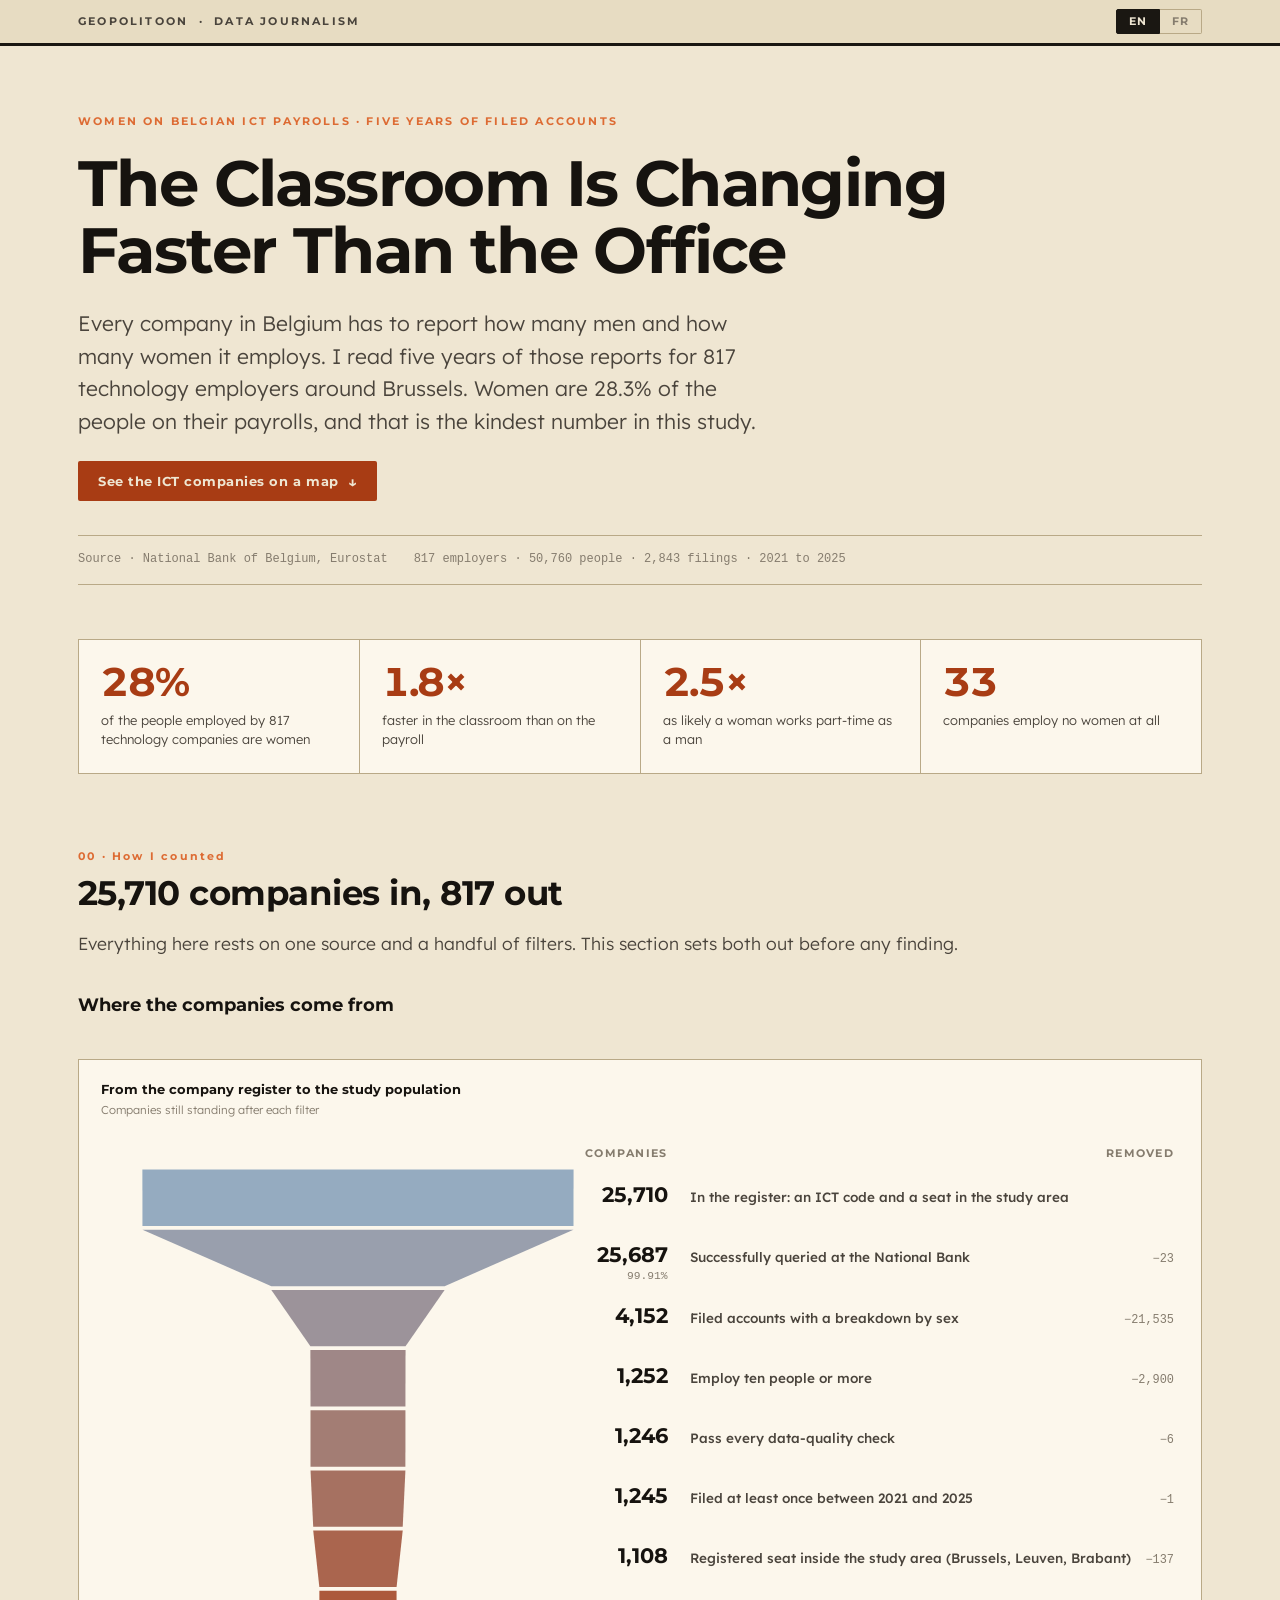
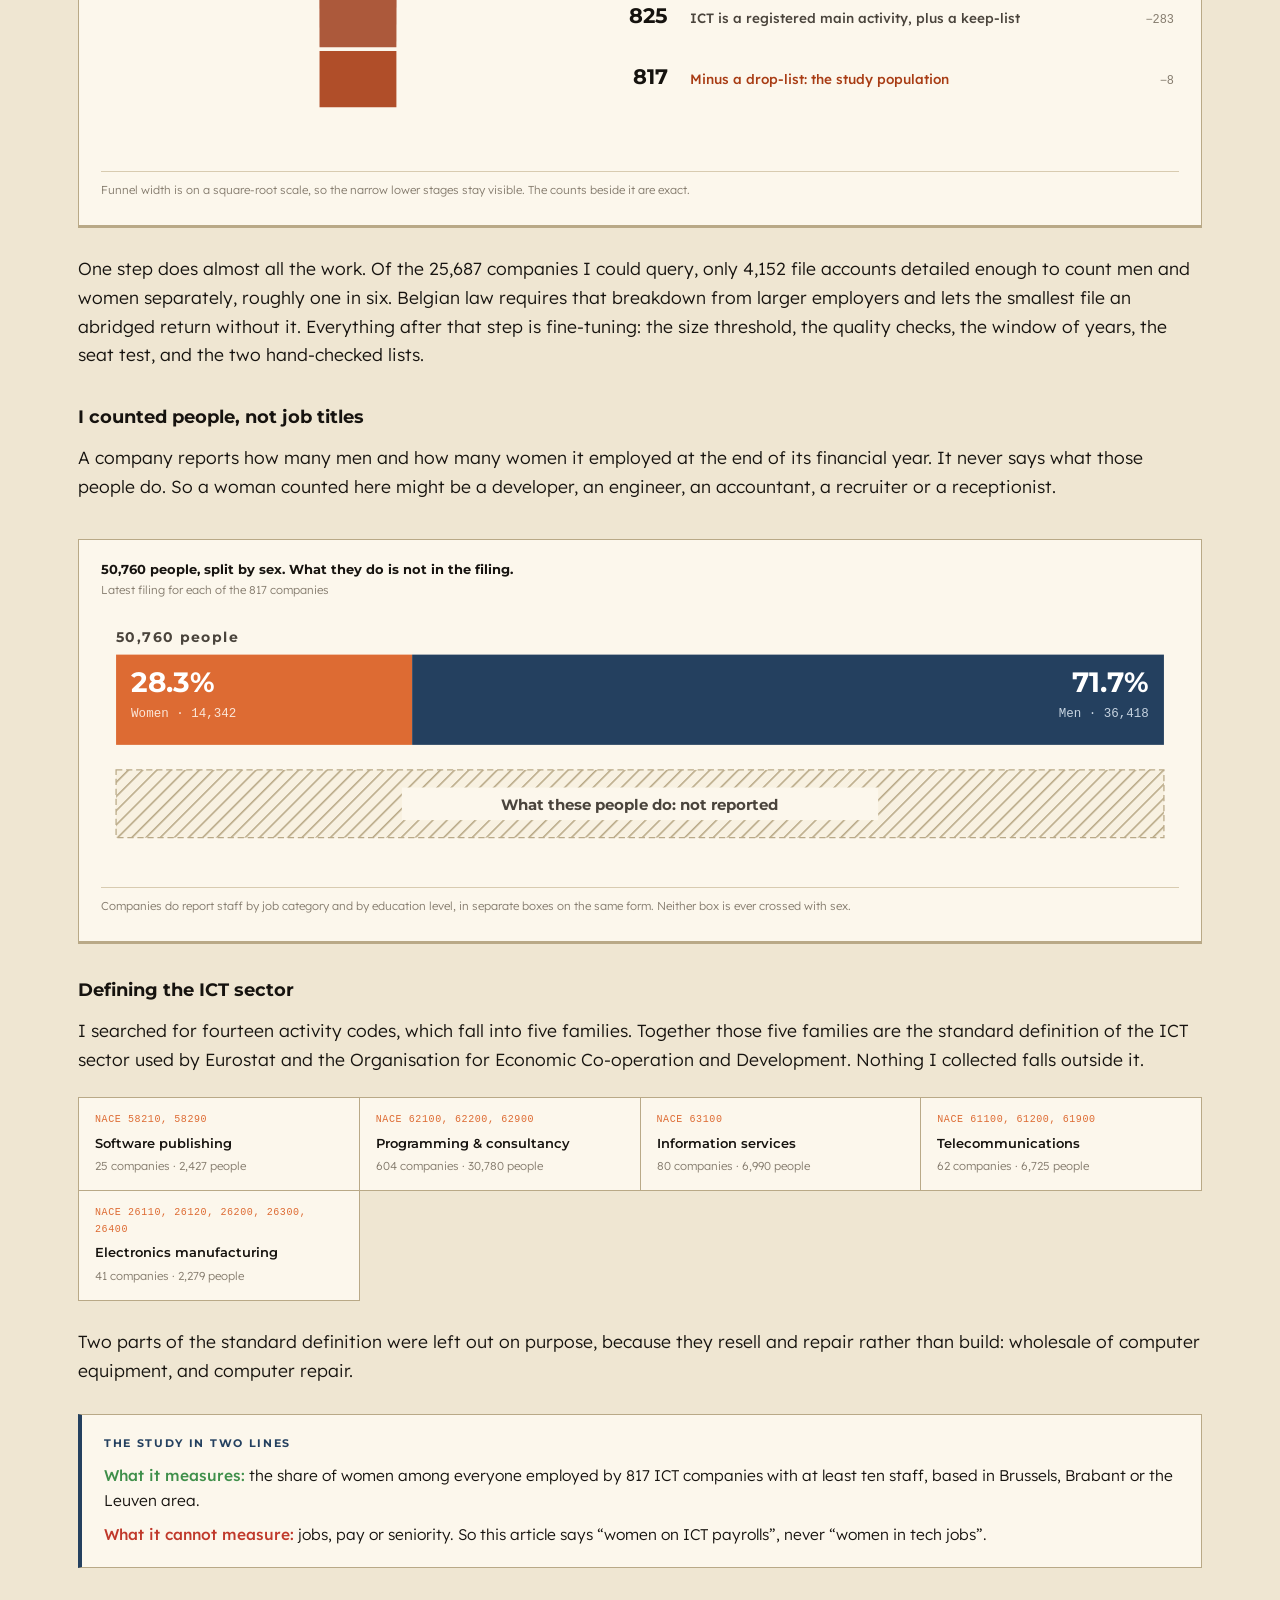
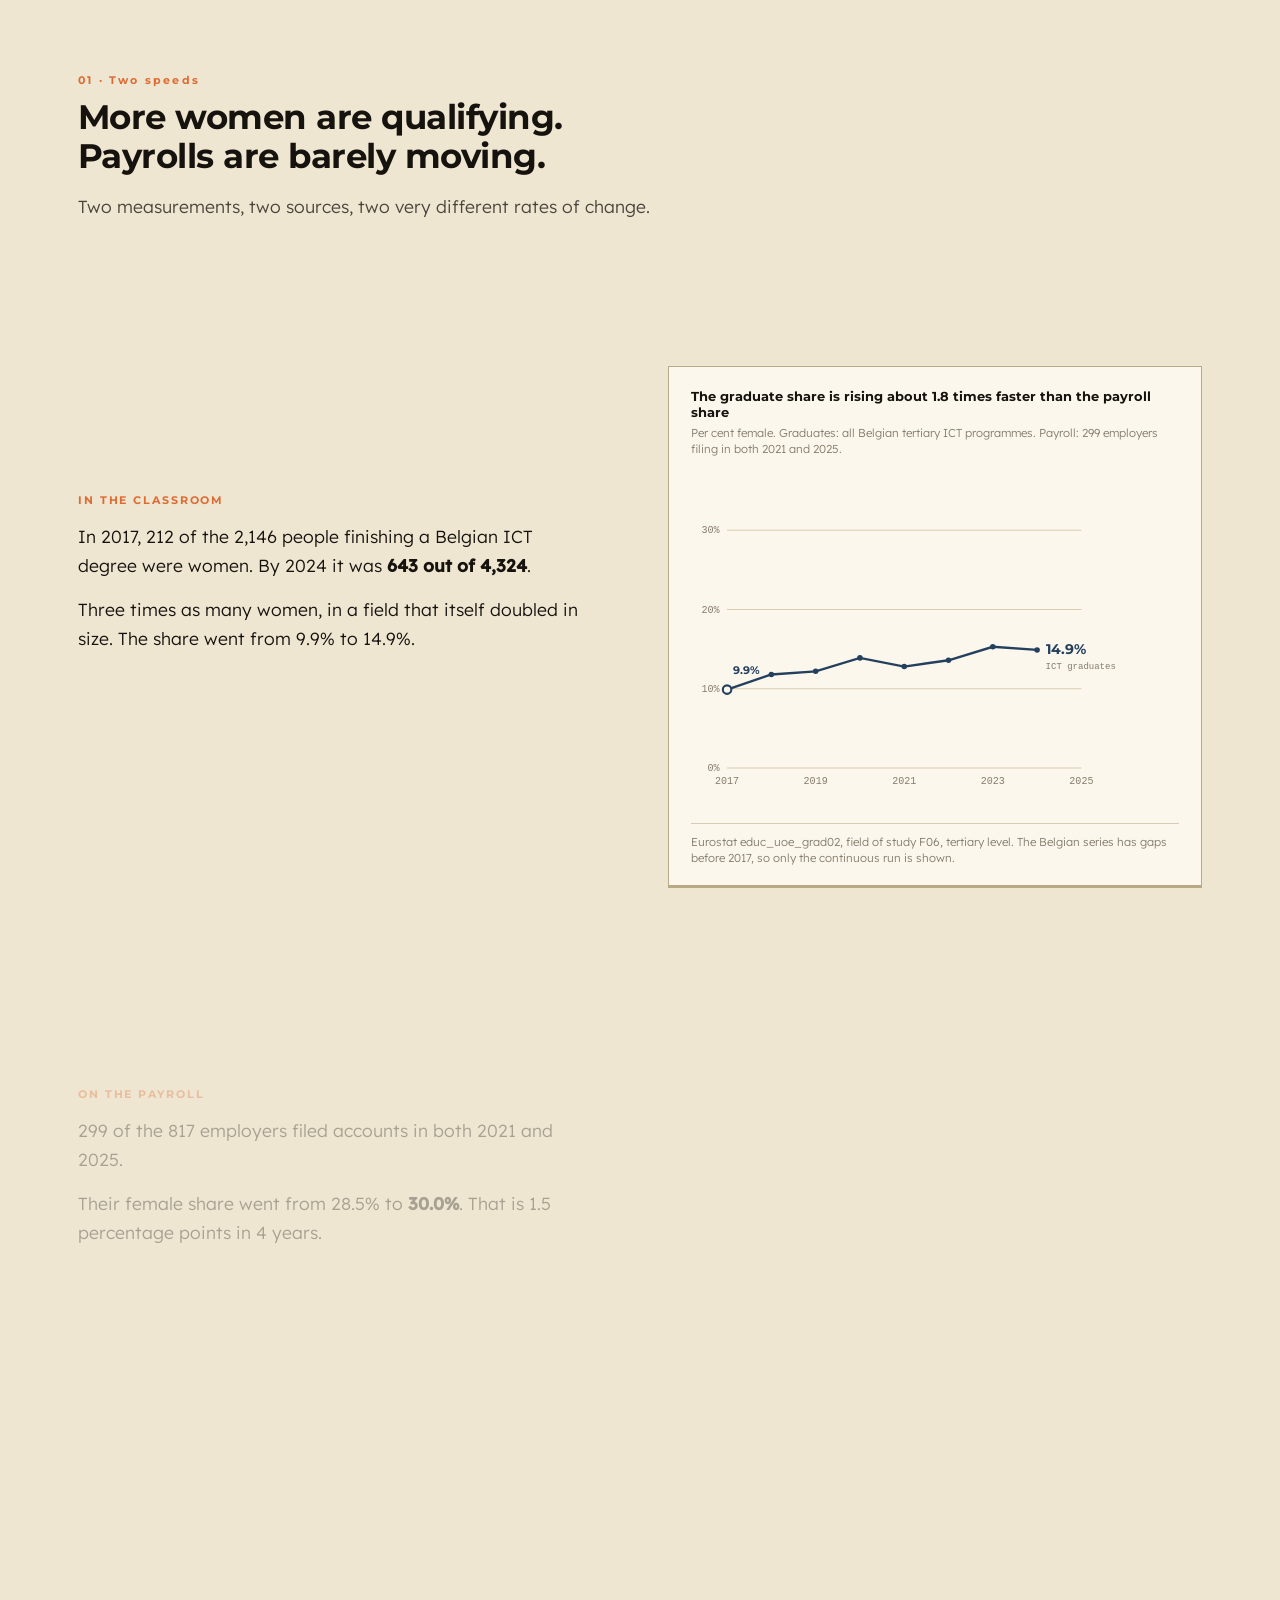
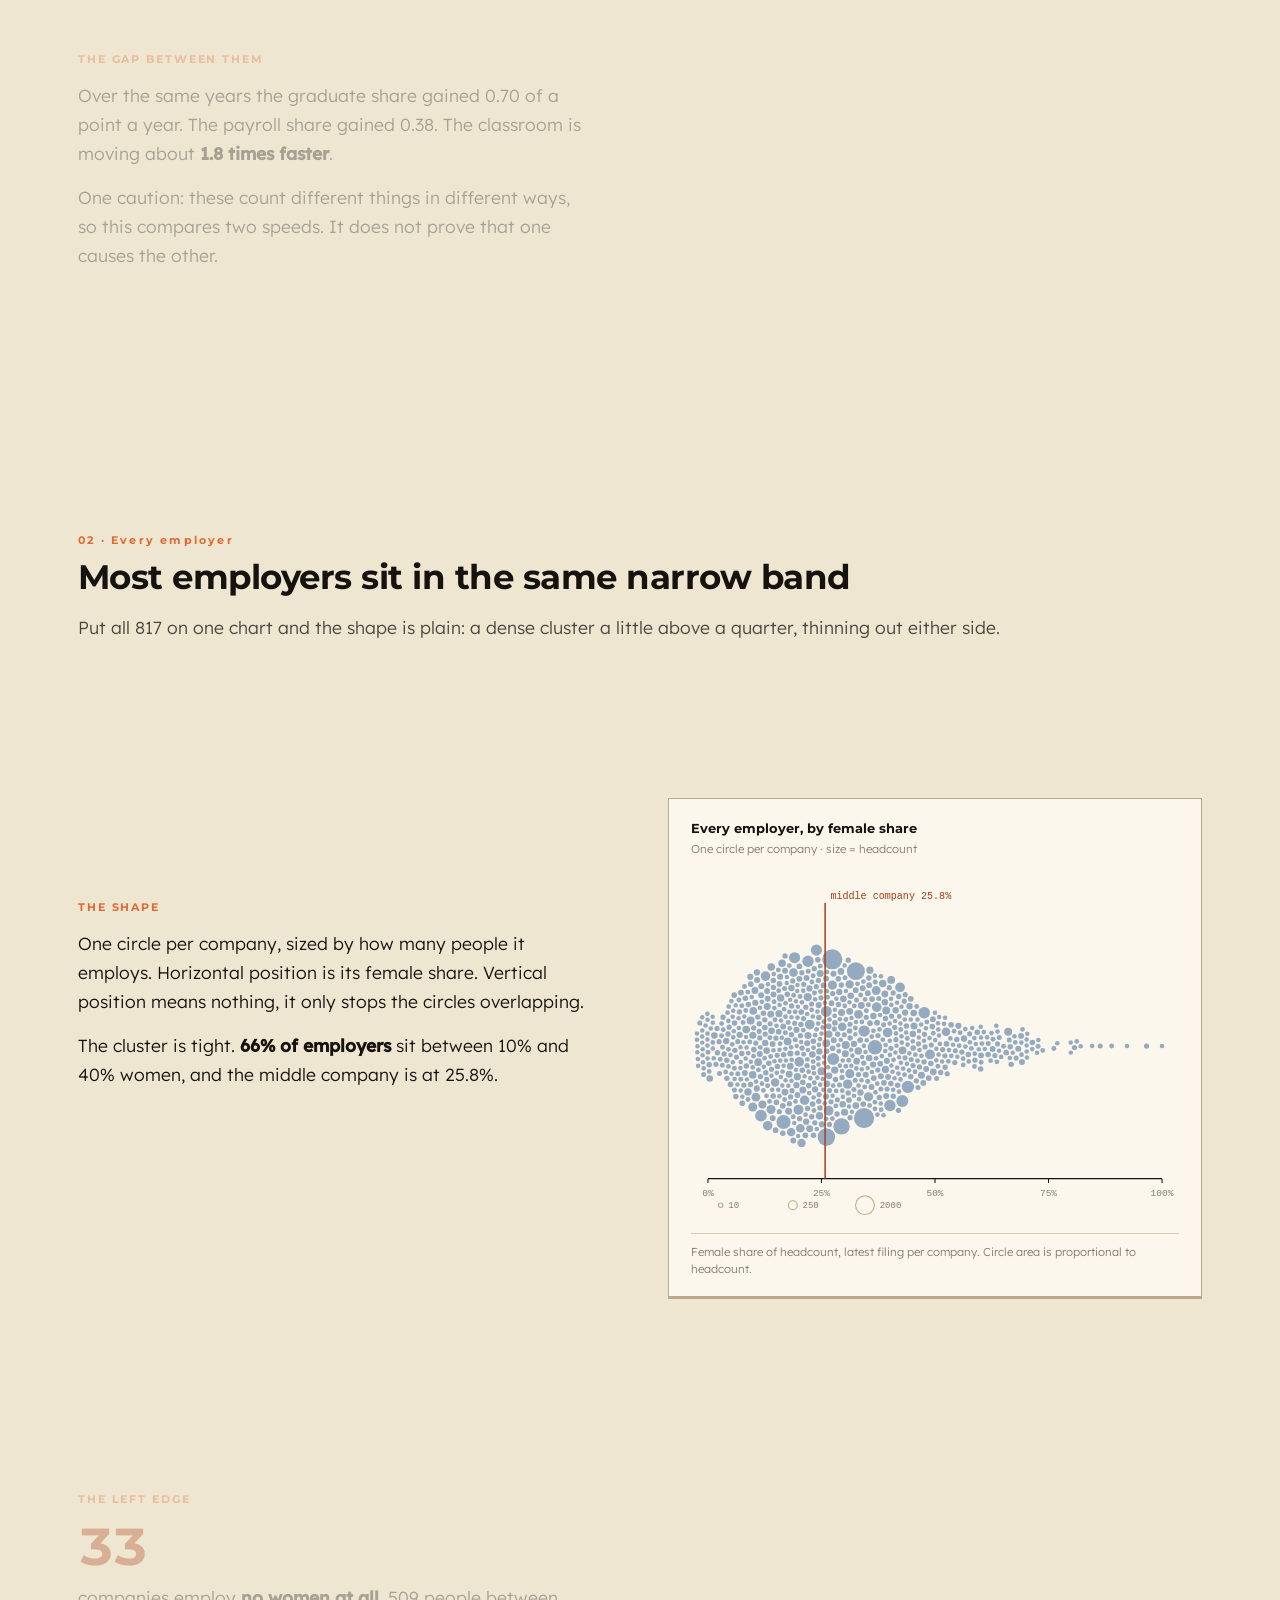
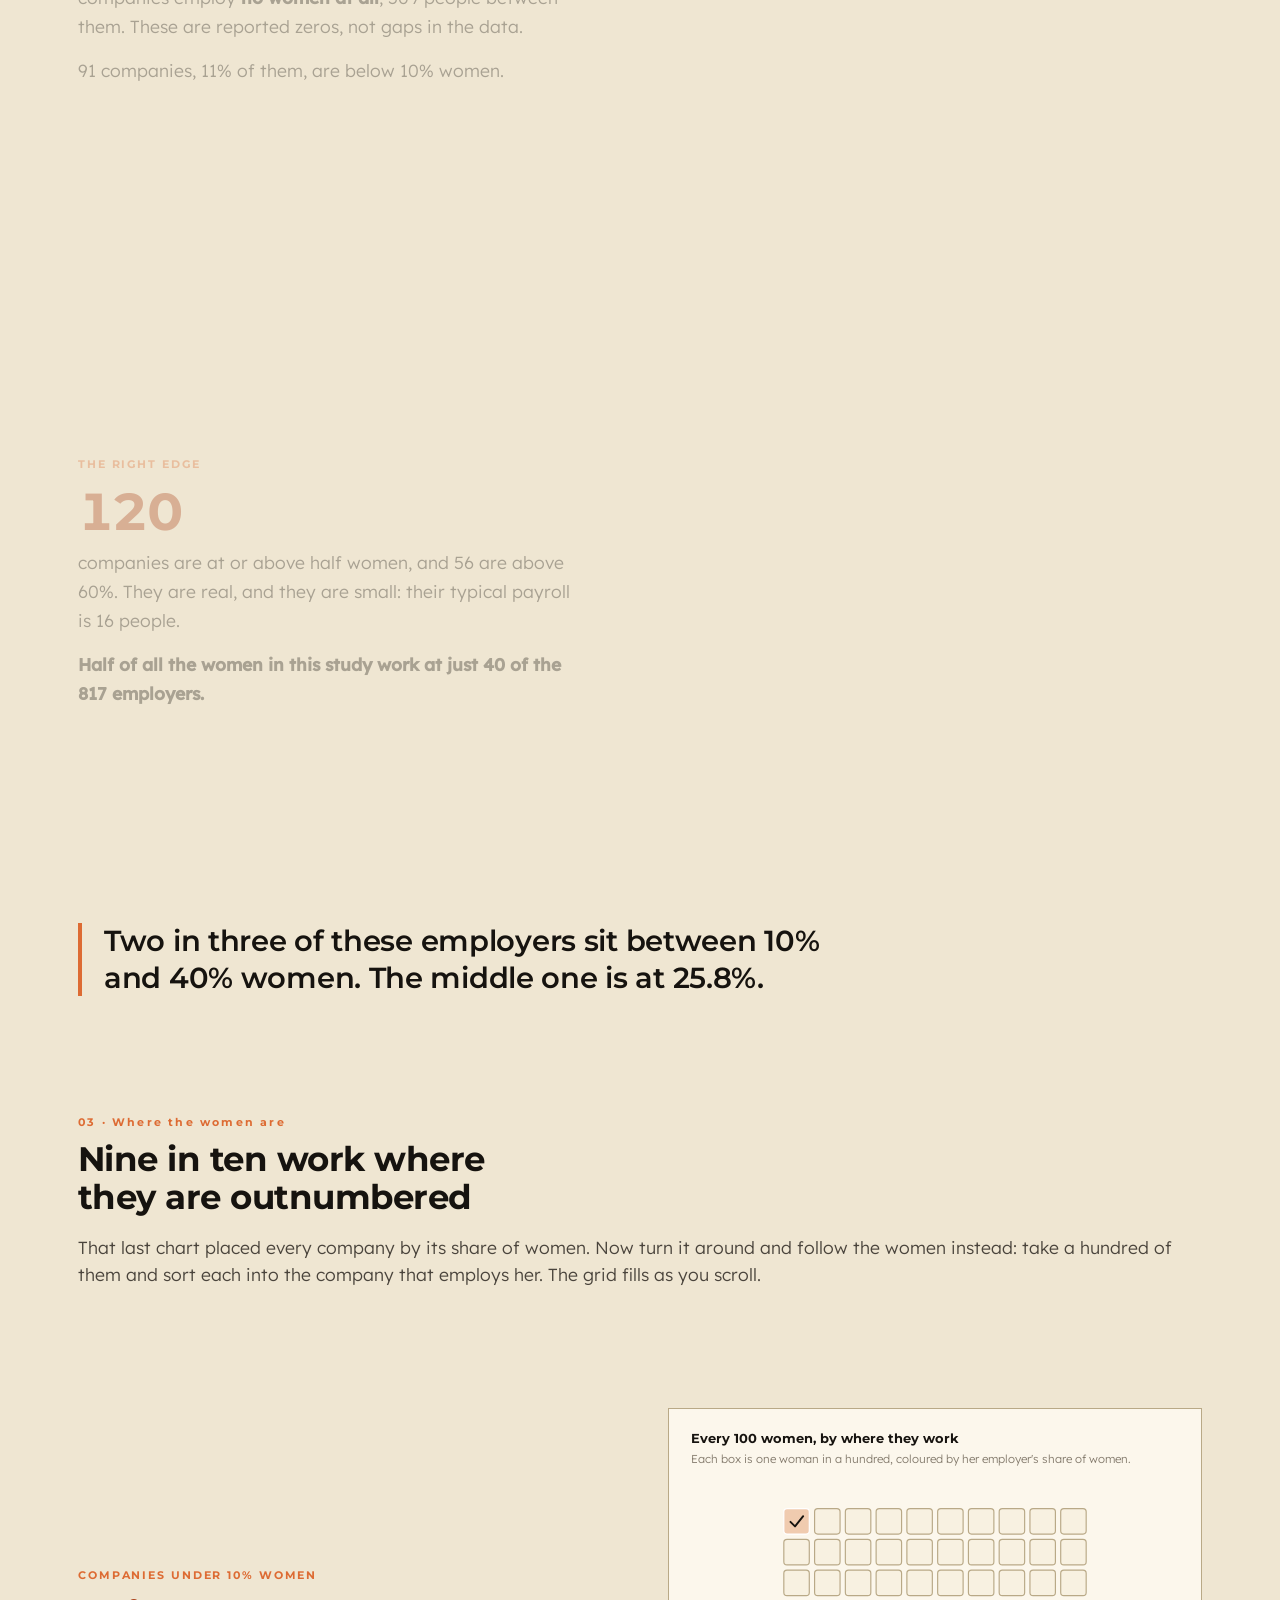
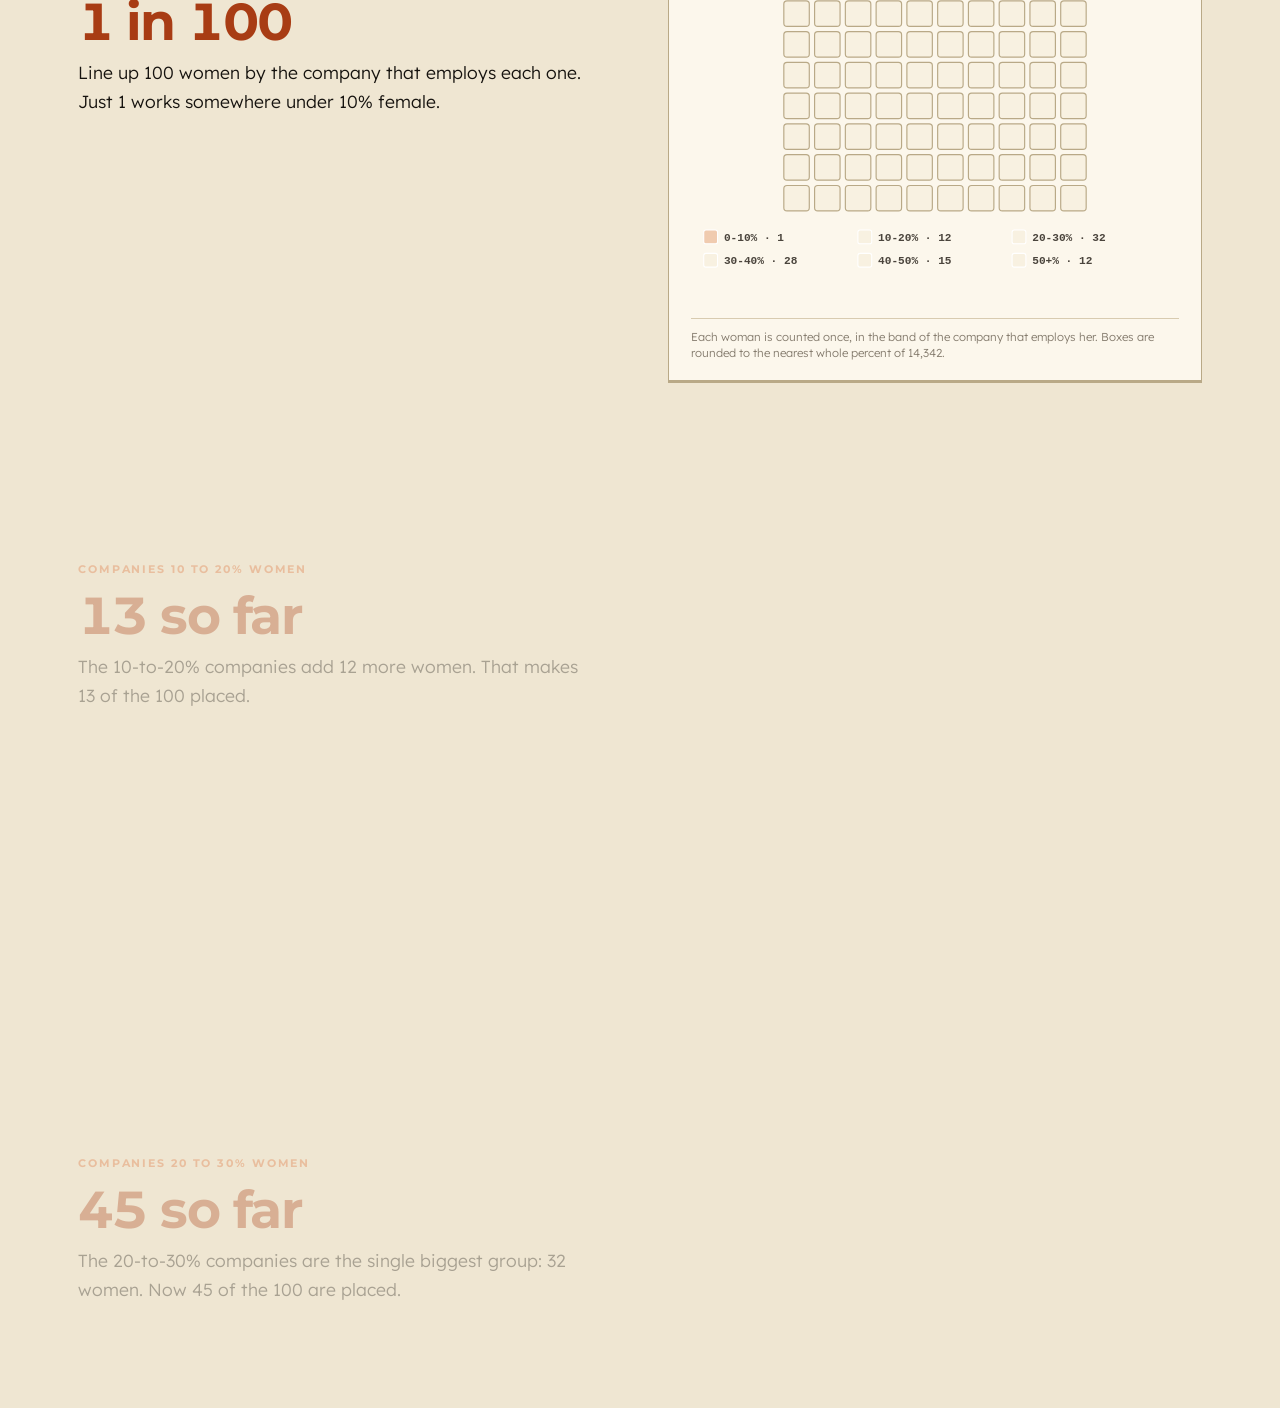
<file: woman_in_ict_comapnies_brussels/index.html>
<!DOCTYPE html><html lang="en"><head><meta charset="utf-8"><meta name="viewport" content="width=device-width, initial-scale=1"><title>Women on ICT Payrolls · geopolitoon</title><meta http-equiv="refresh" content="0; url=./article.html"><link rel="canonical" href="./article.html"><style>body{margin:0;min-height:100vh;background:#EFE6D2;color:#4A443C;font-family:system-ui,sans-serif;display:flex;align-items:center;justify-content:center;font-size:15px}a{color:#A83C14}</style></head><body><p>Loading the story… <a href="./article.html">continue &rarr;</a></p></body></html>
</file>
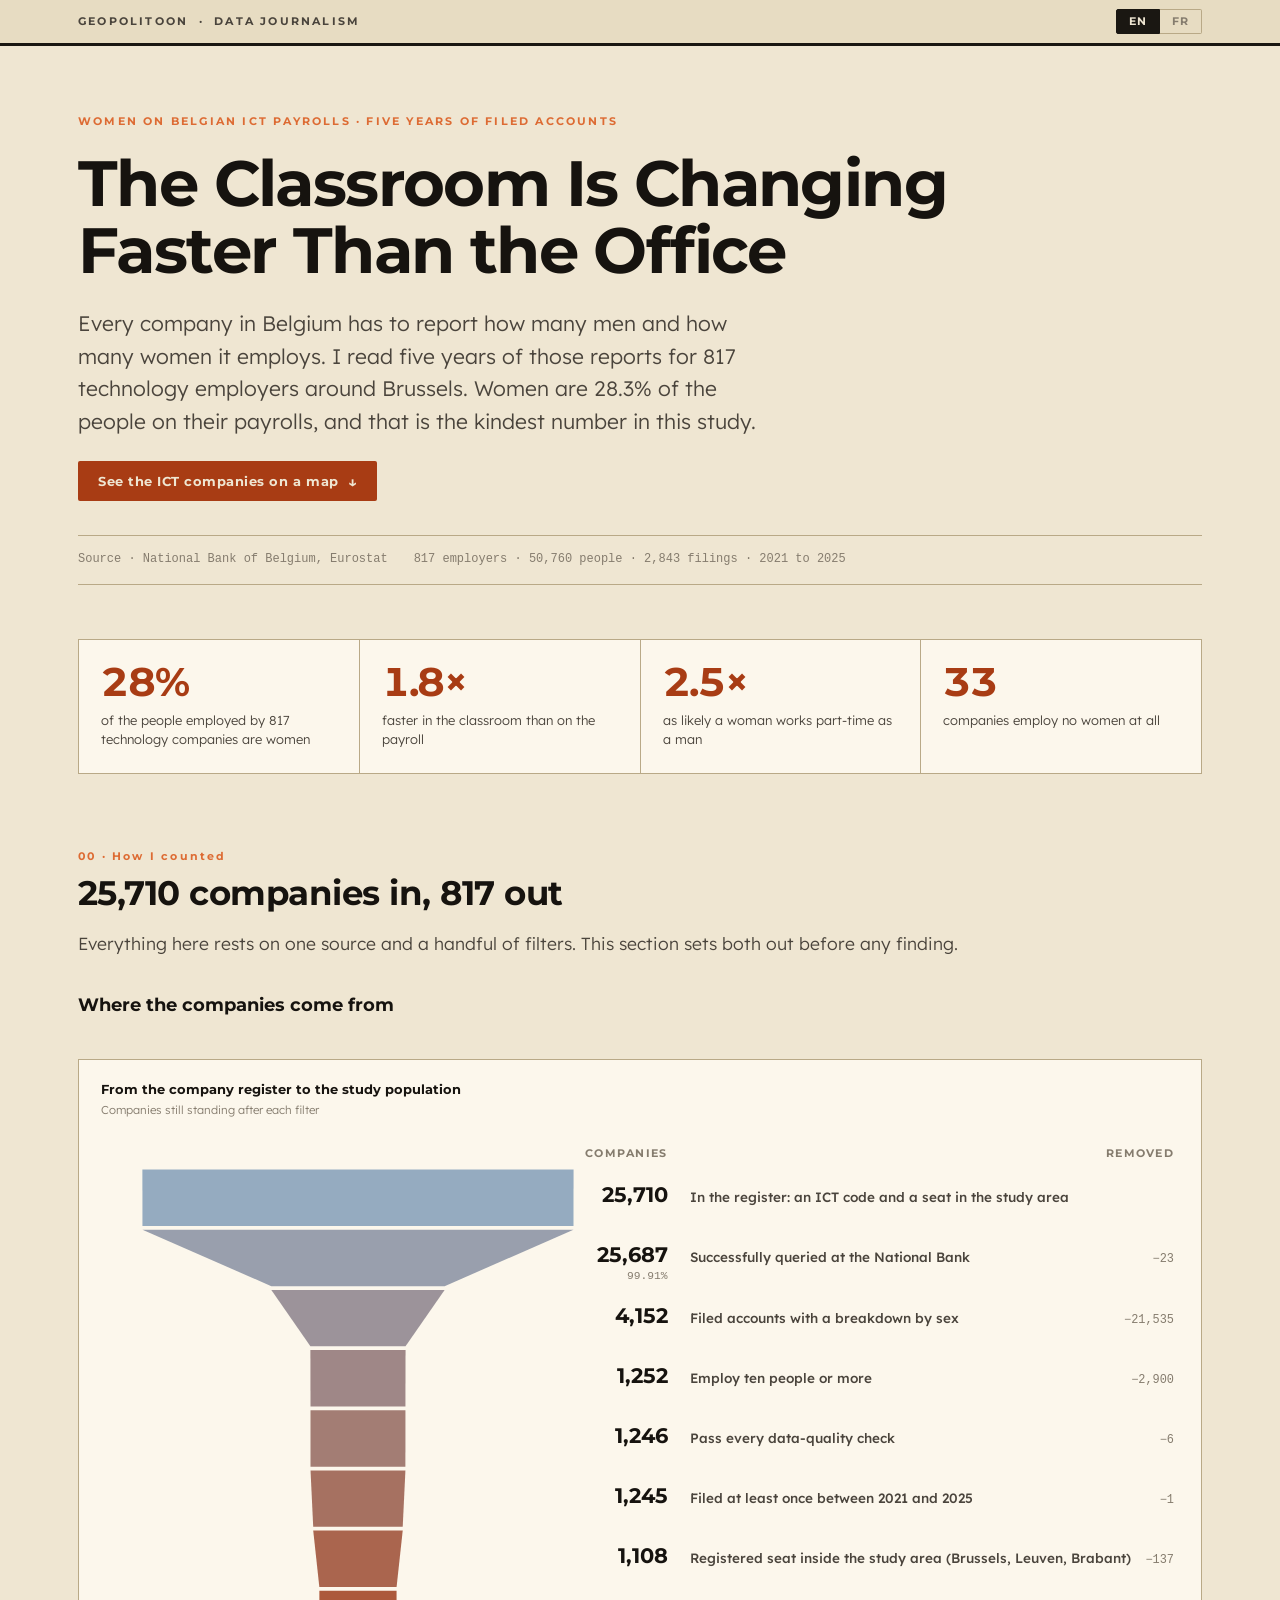
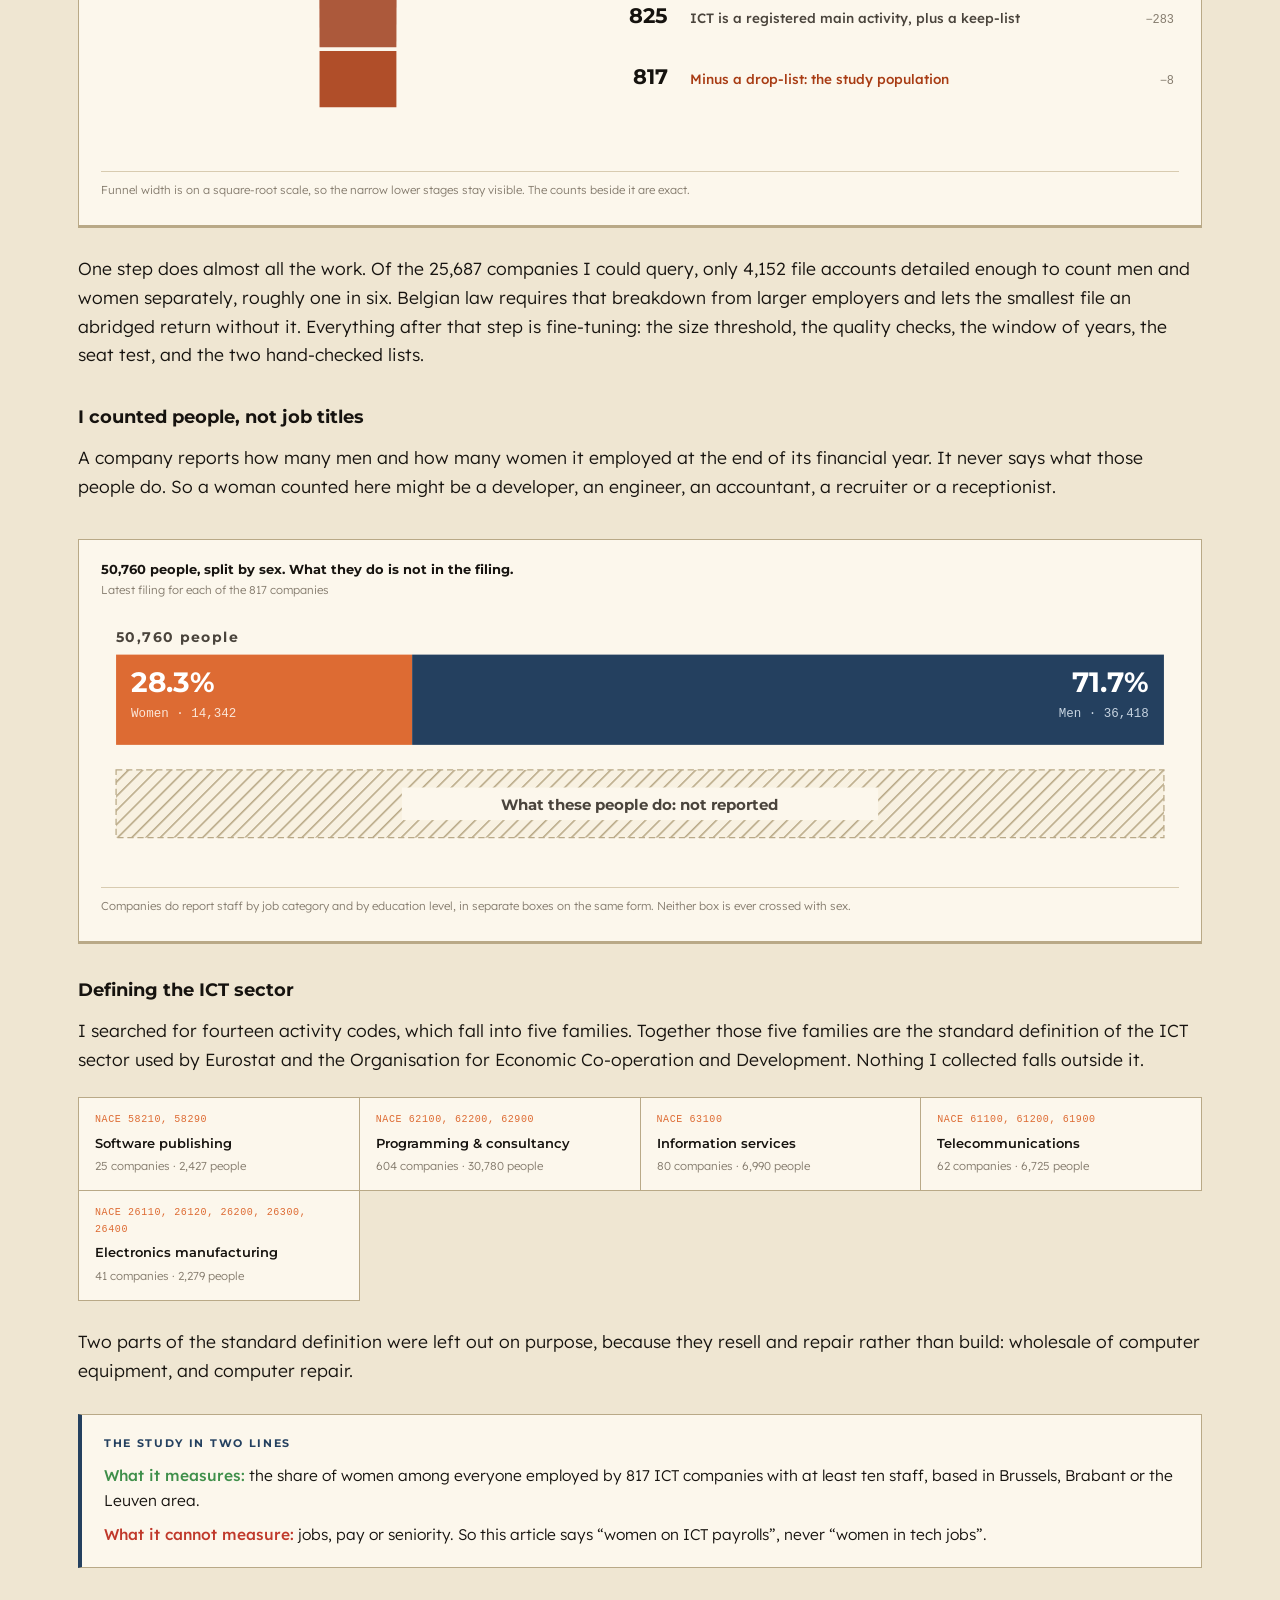
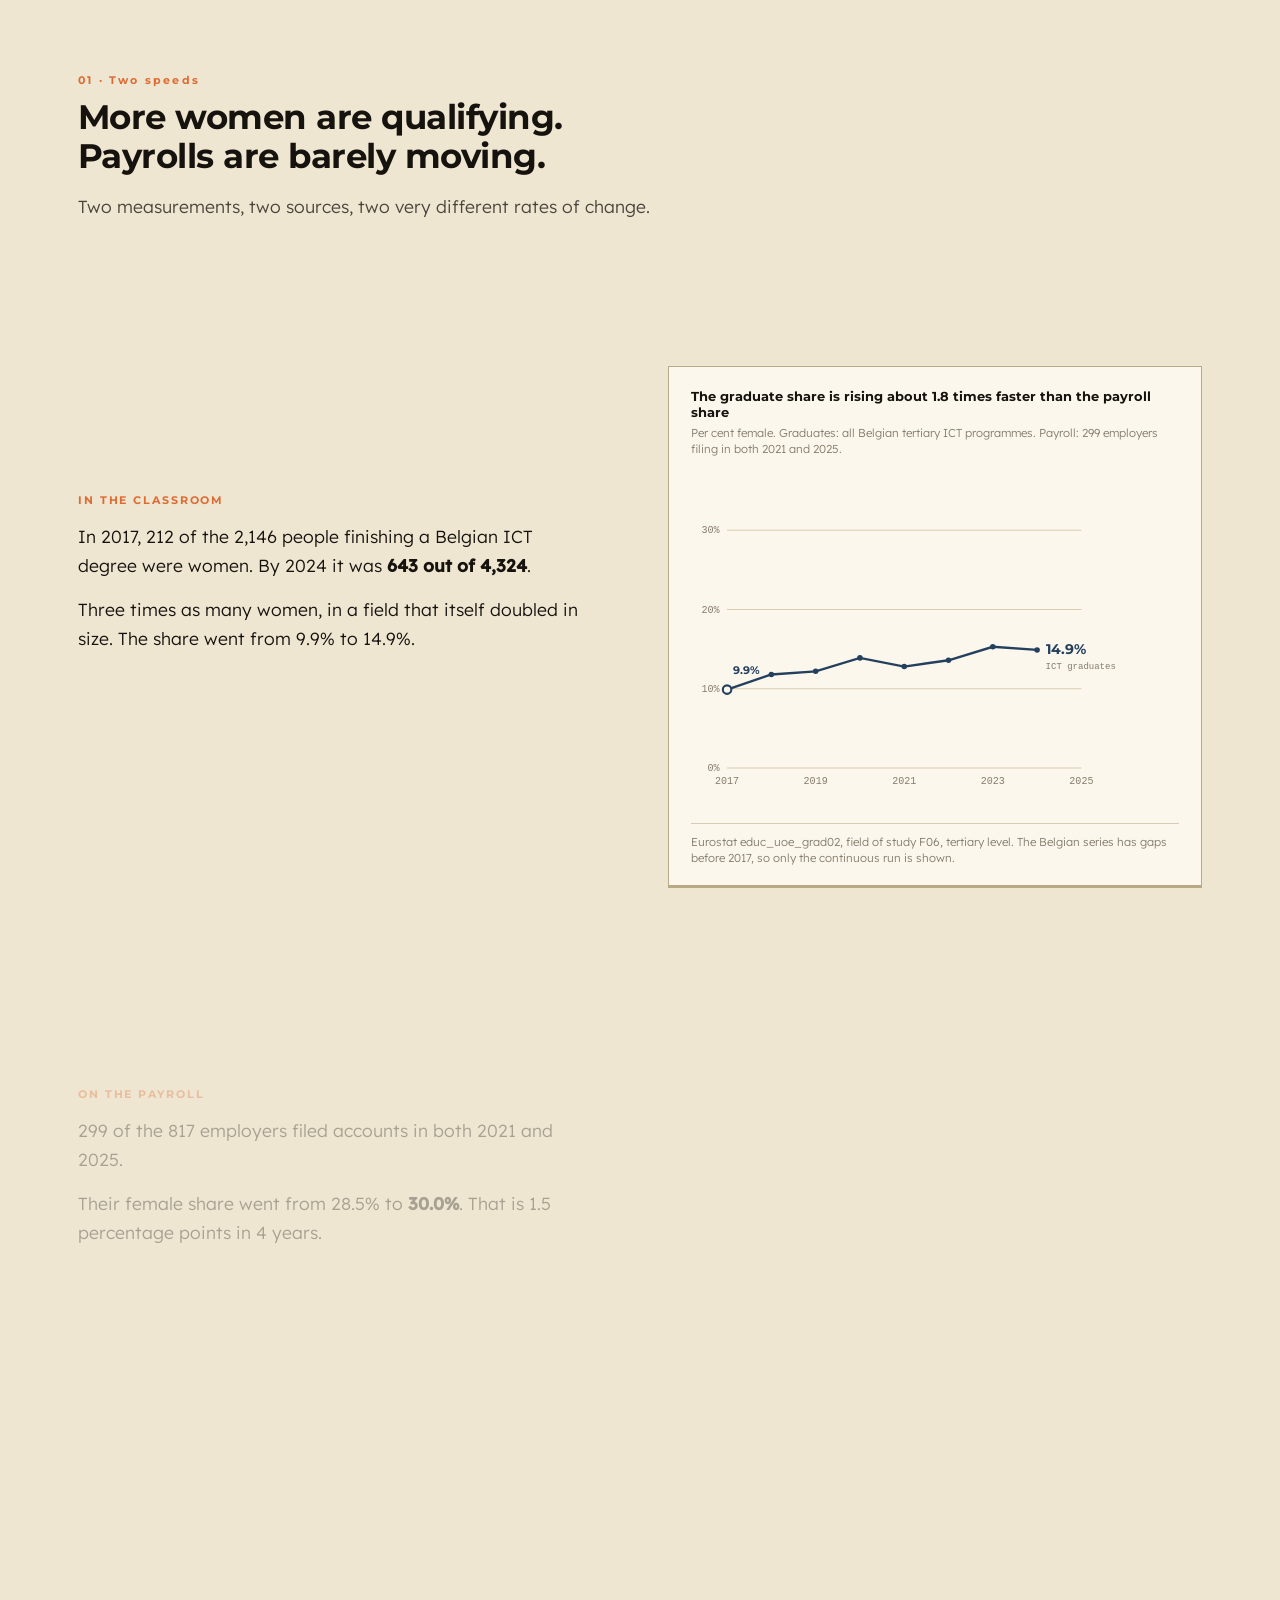
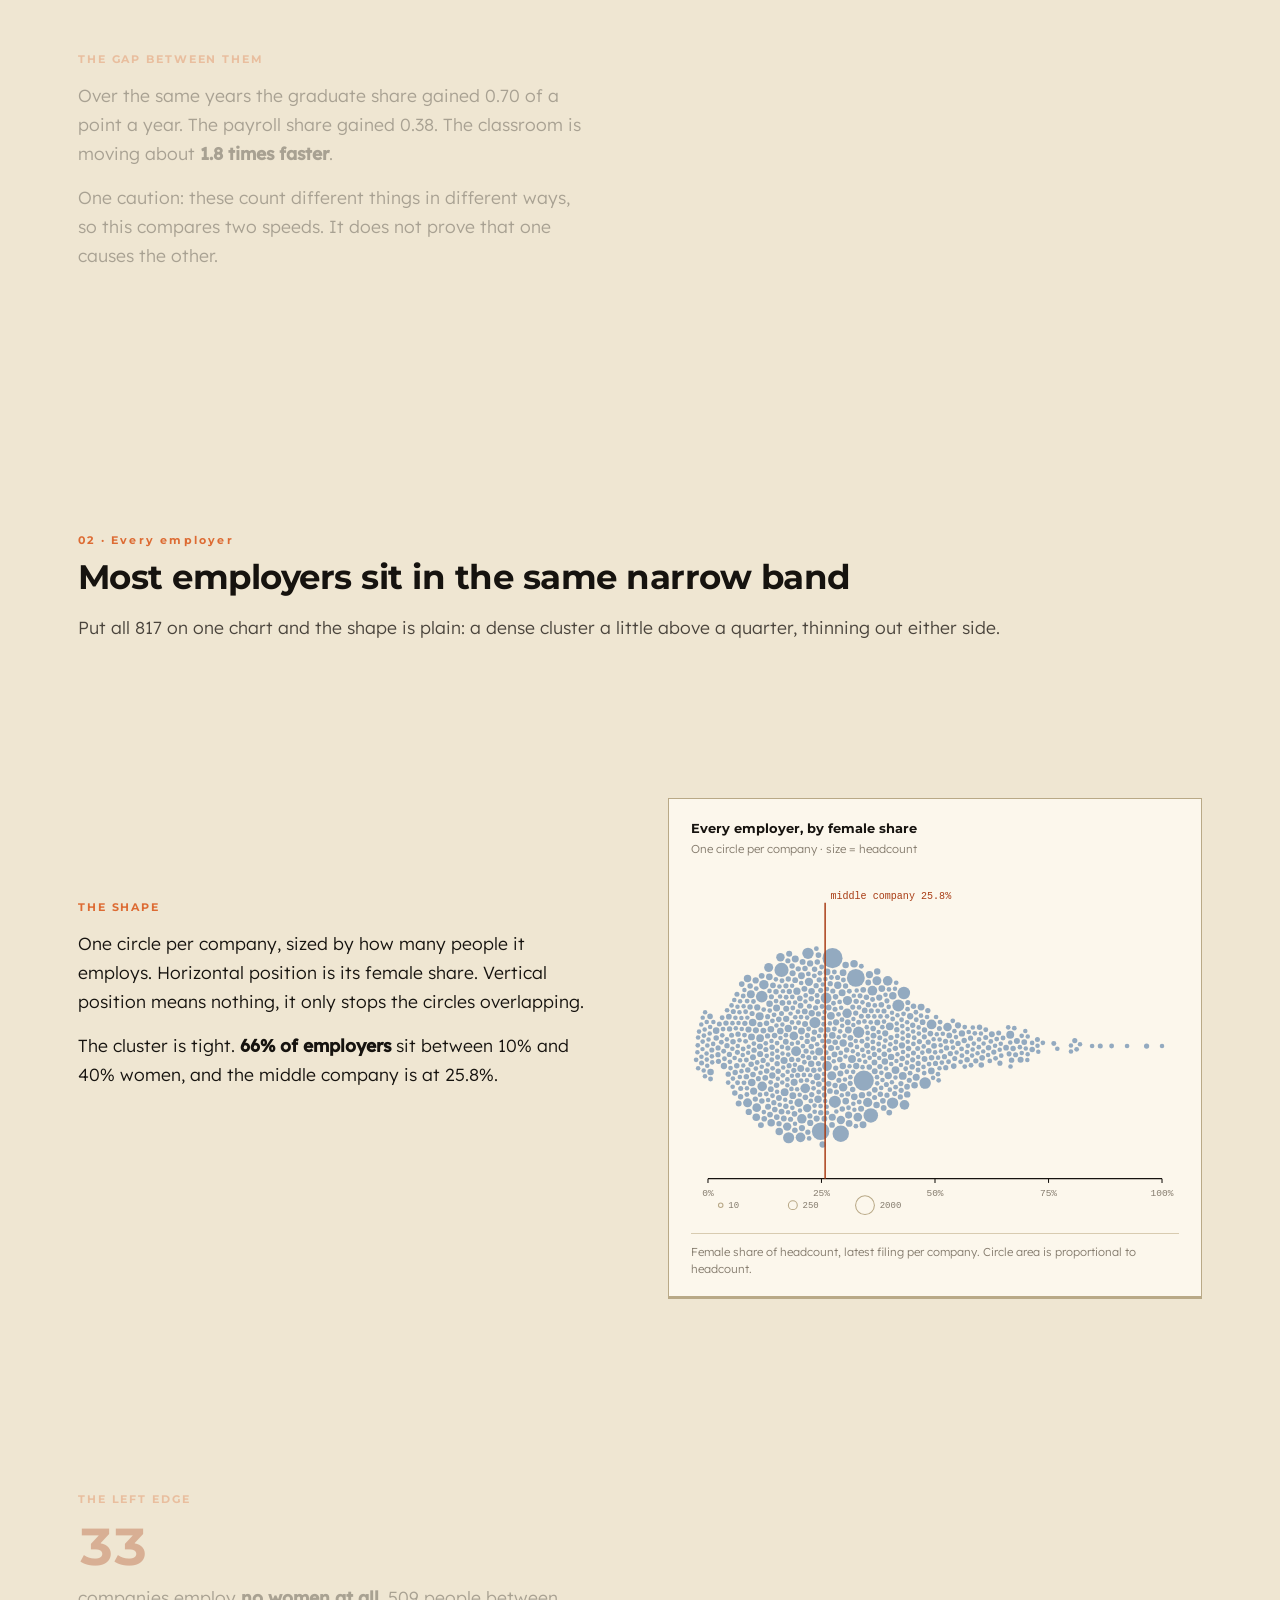
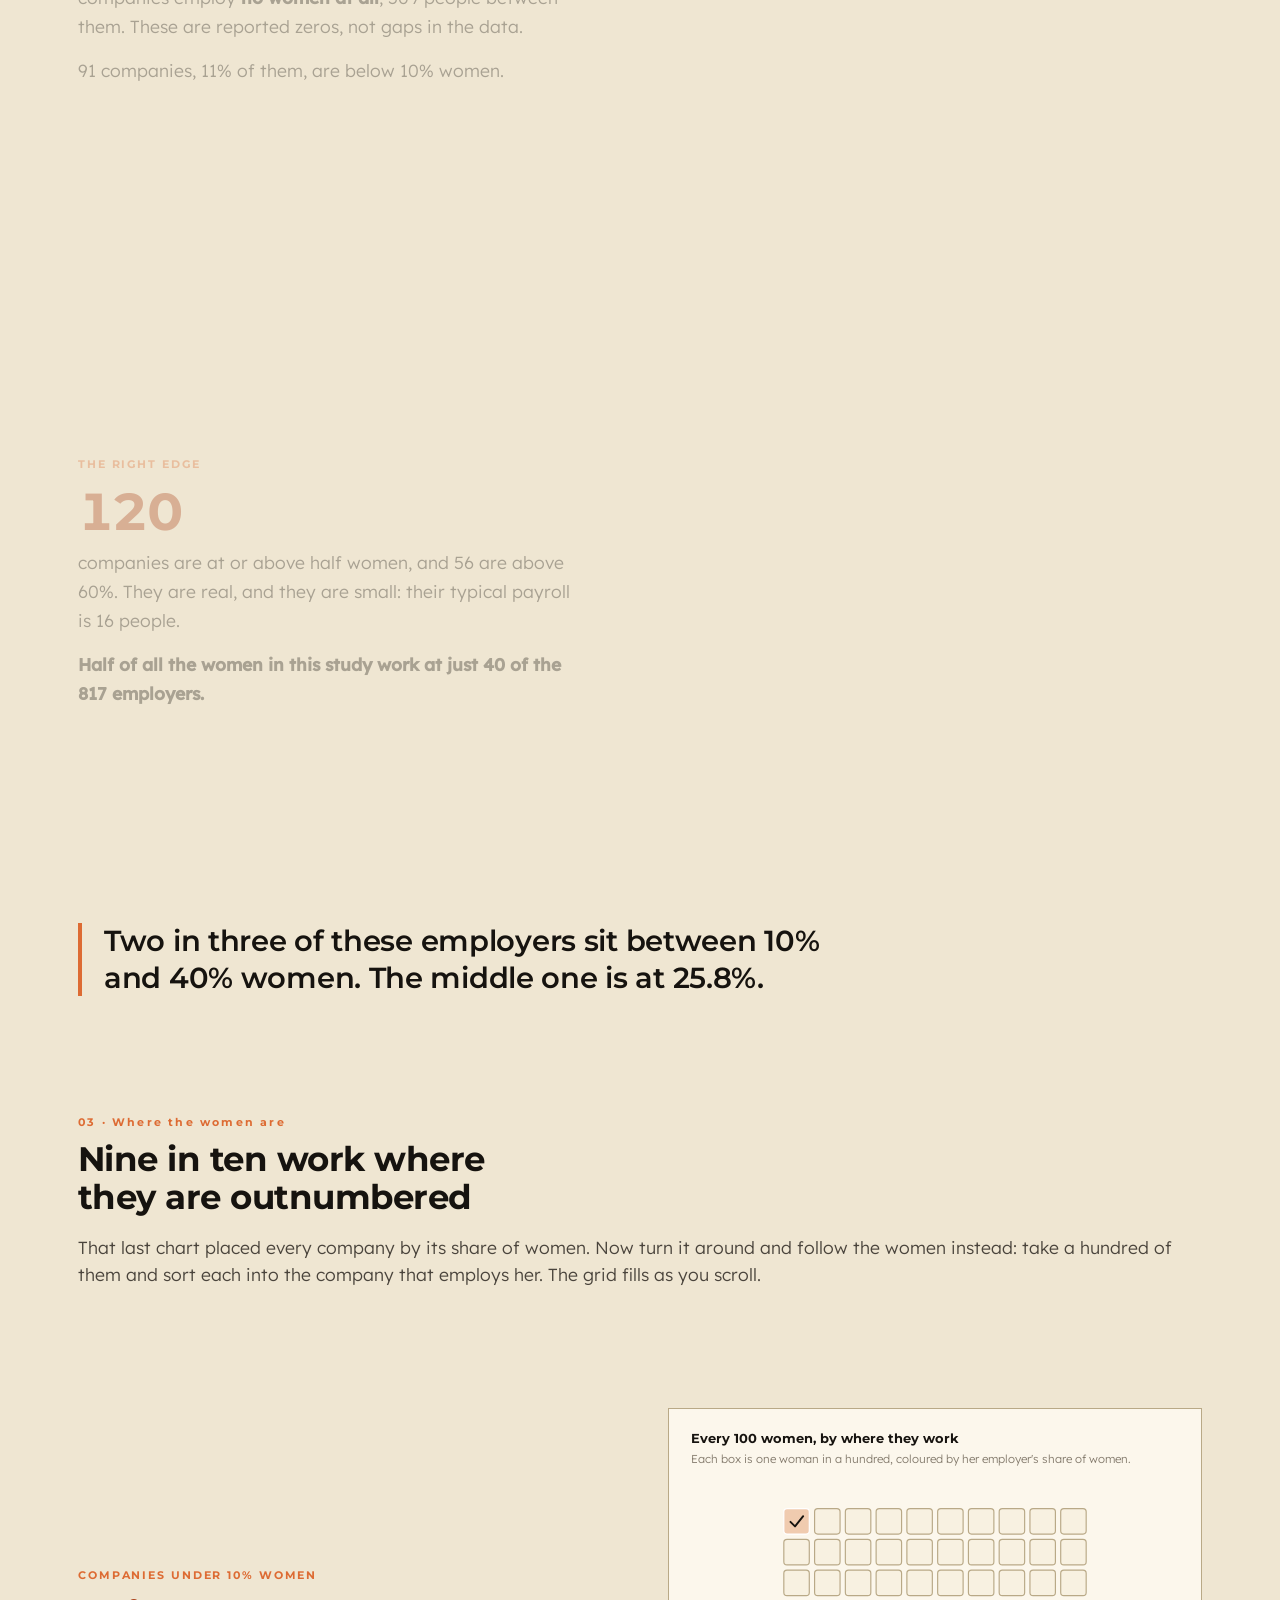
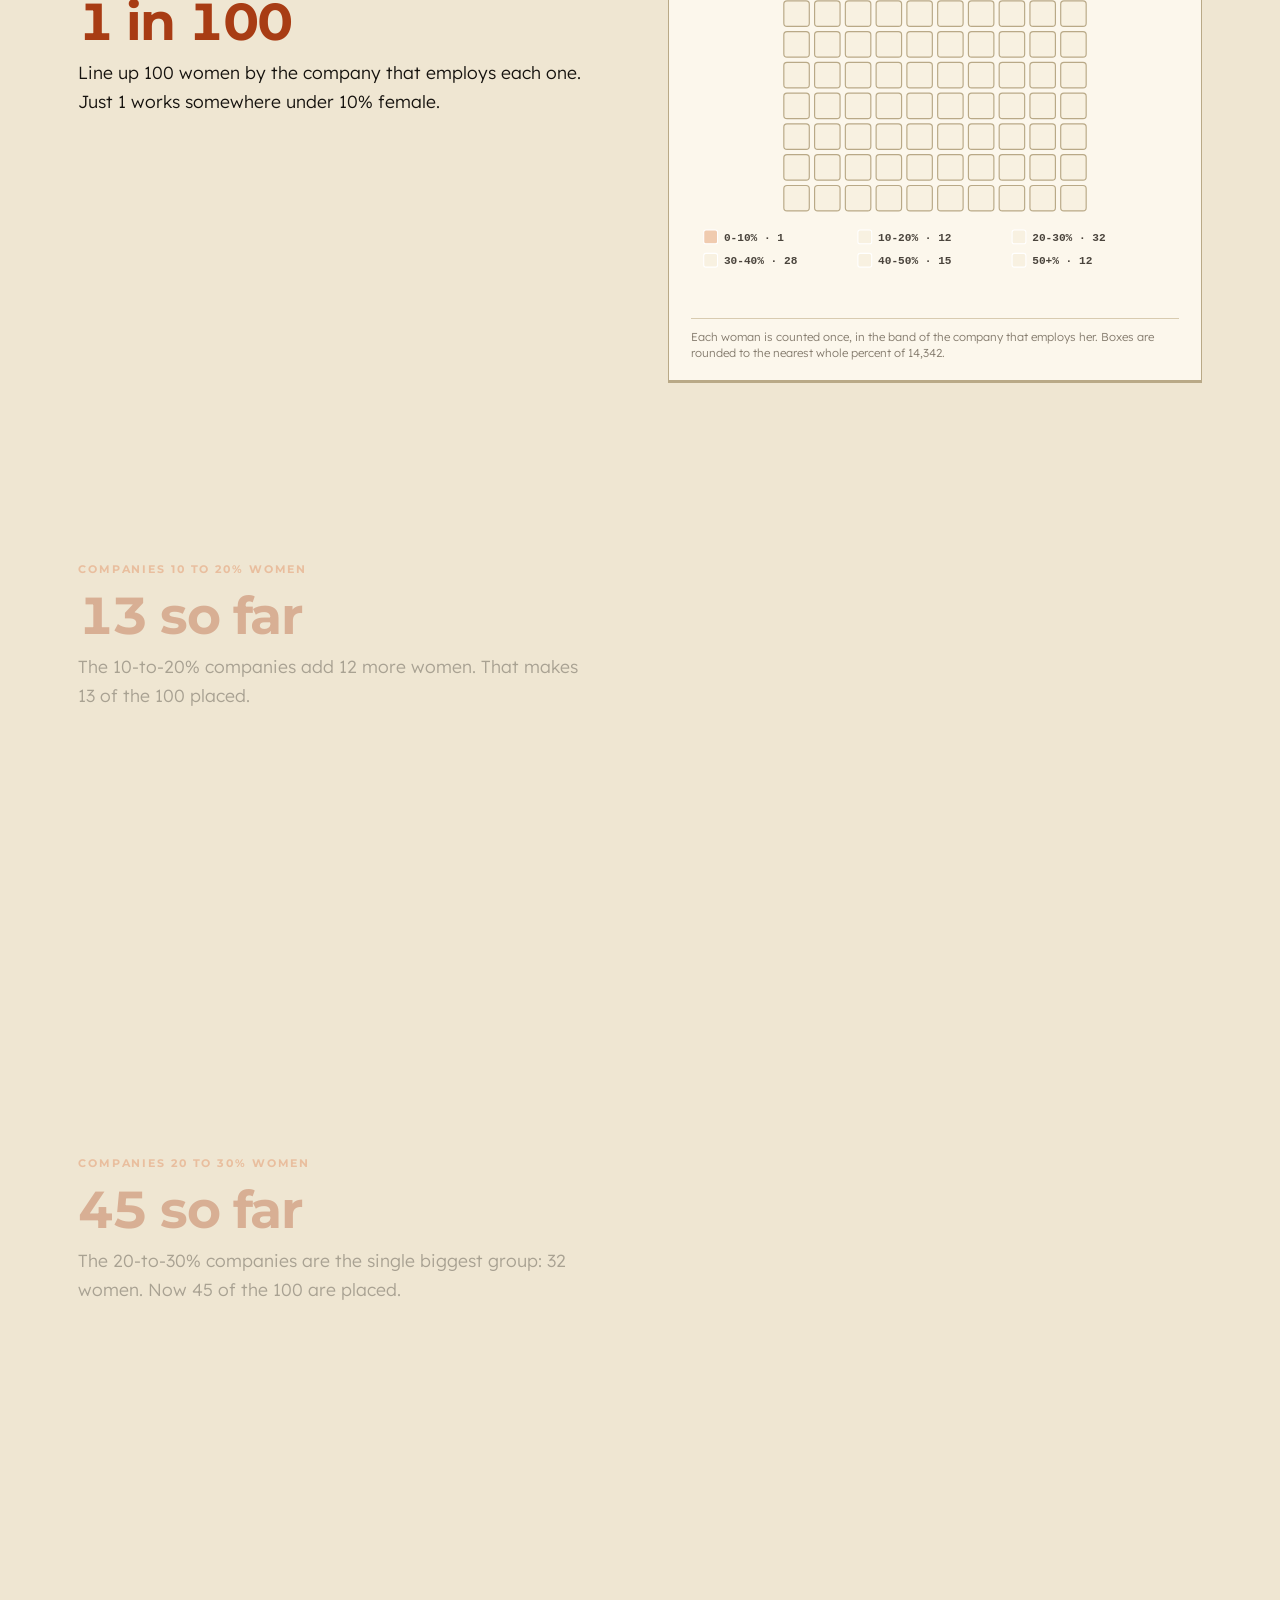
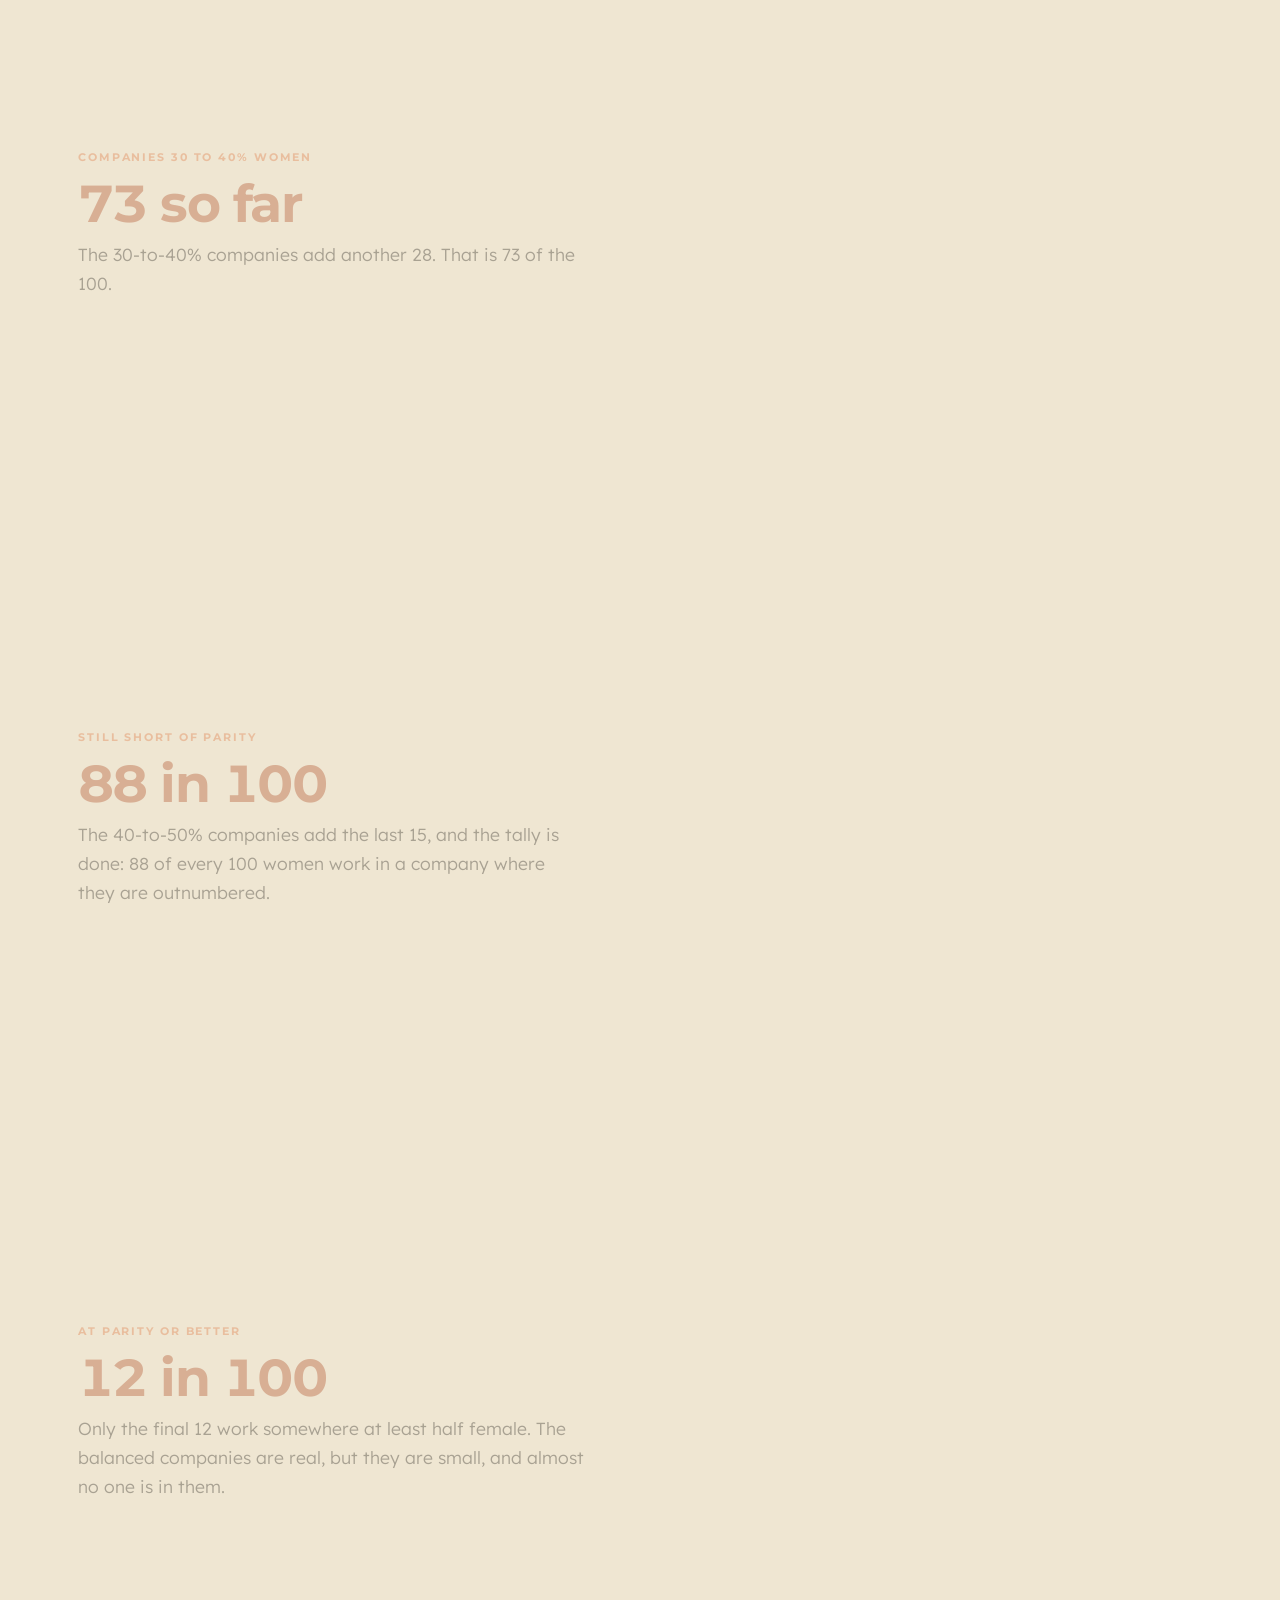
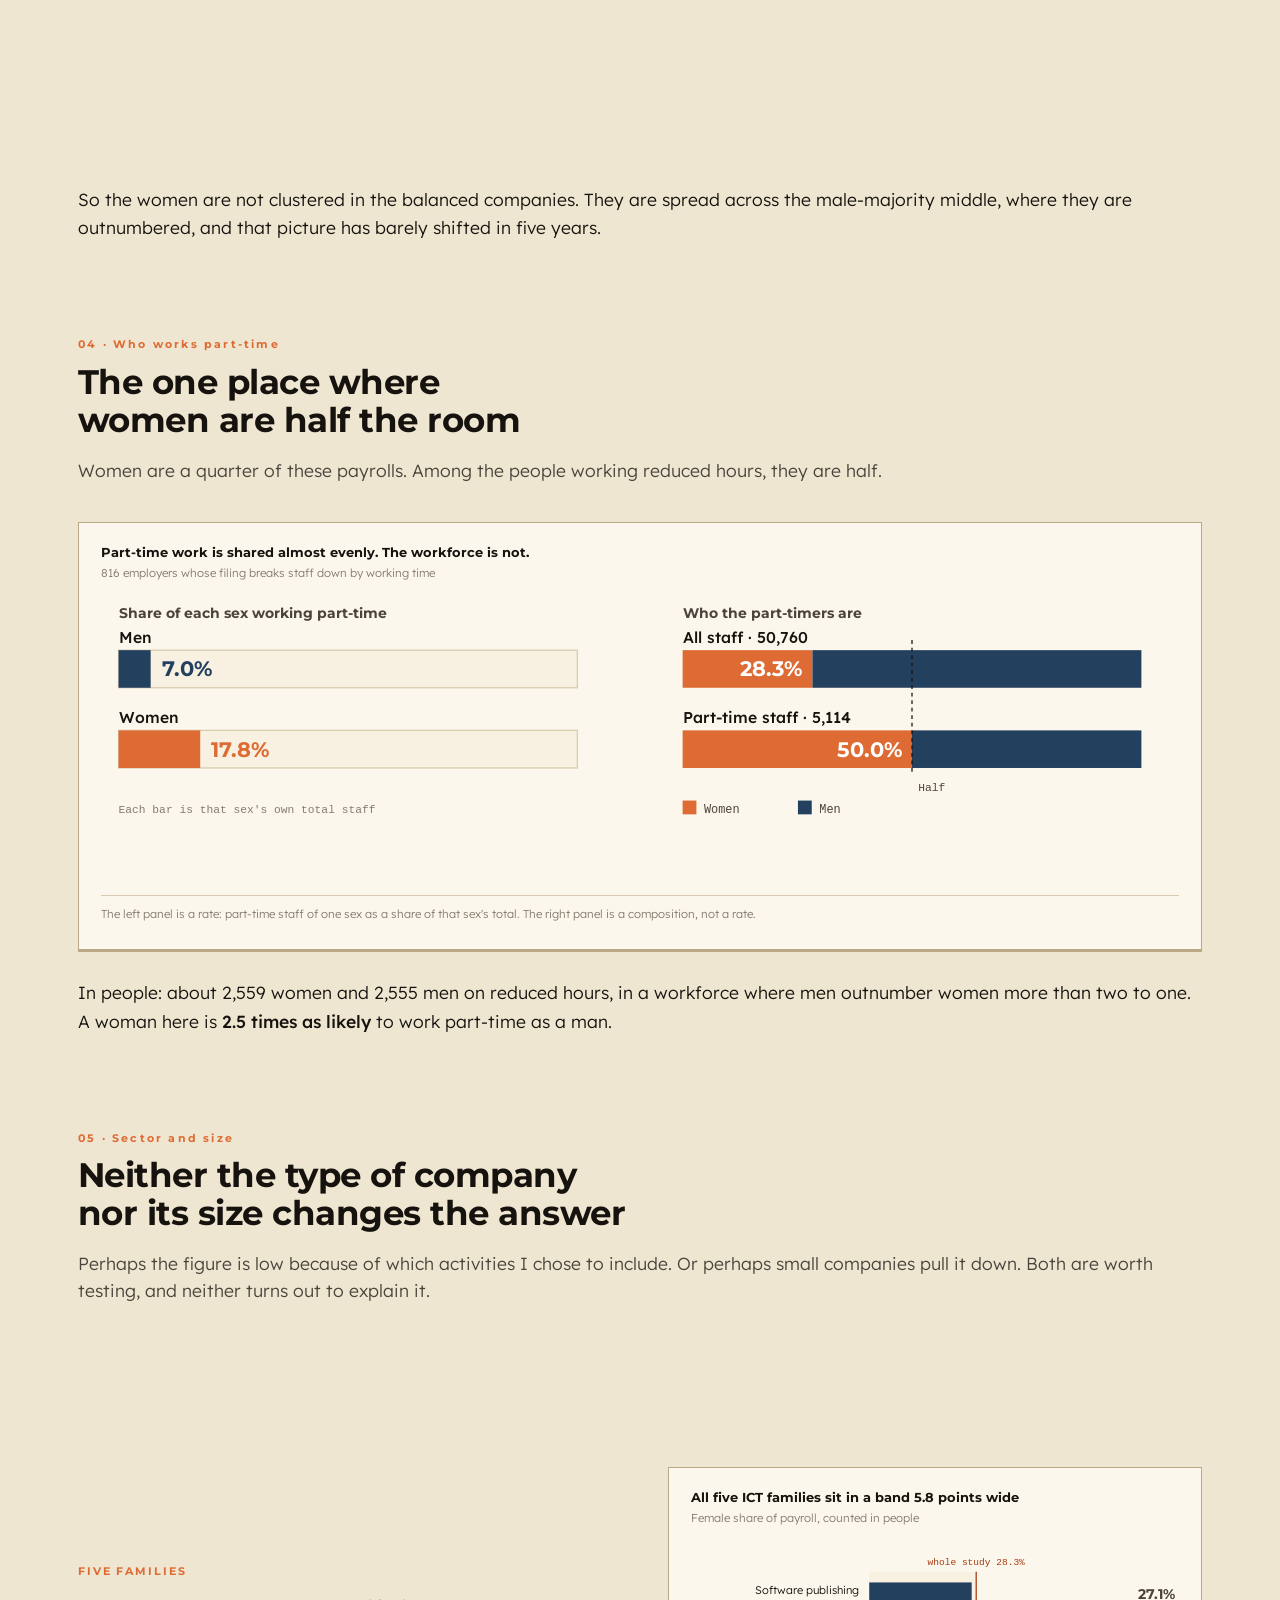
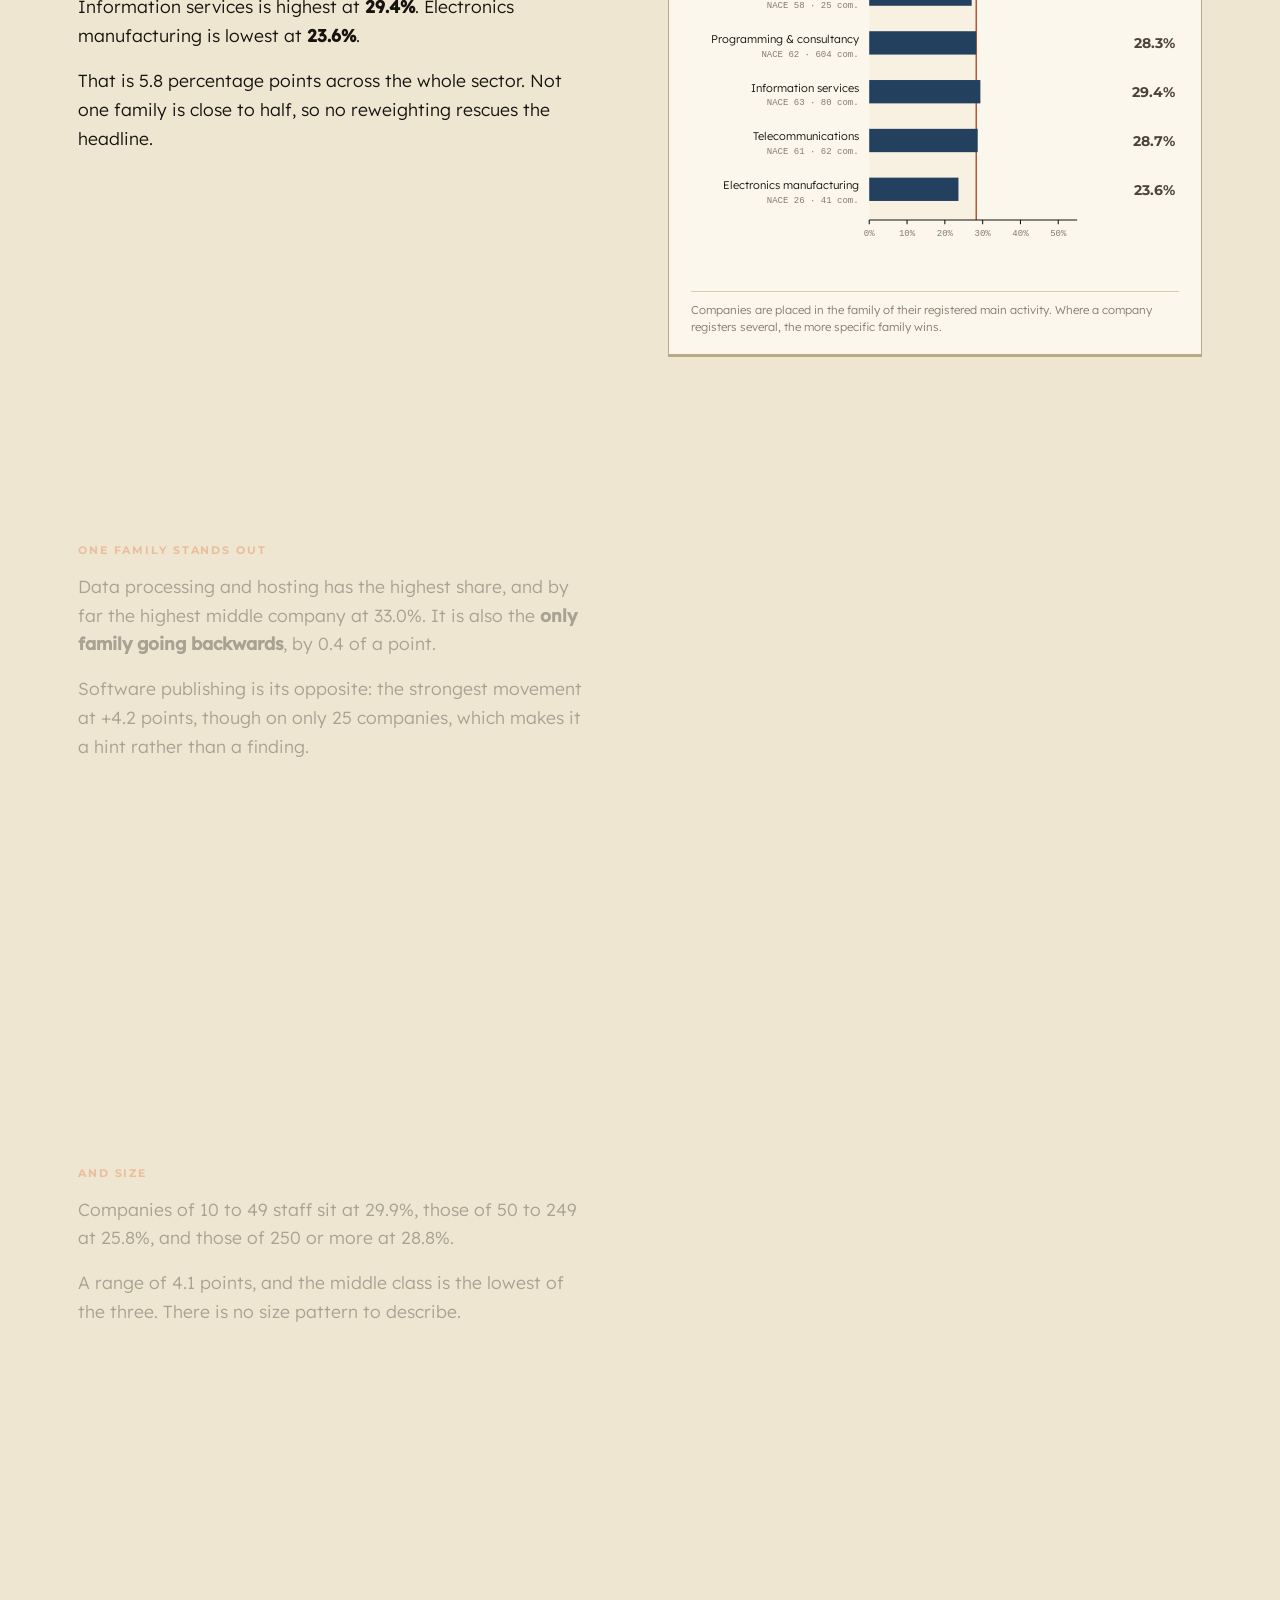
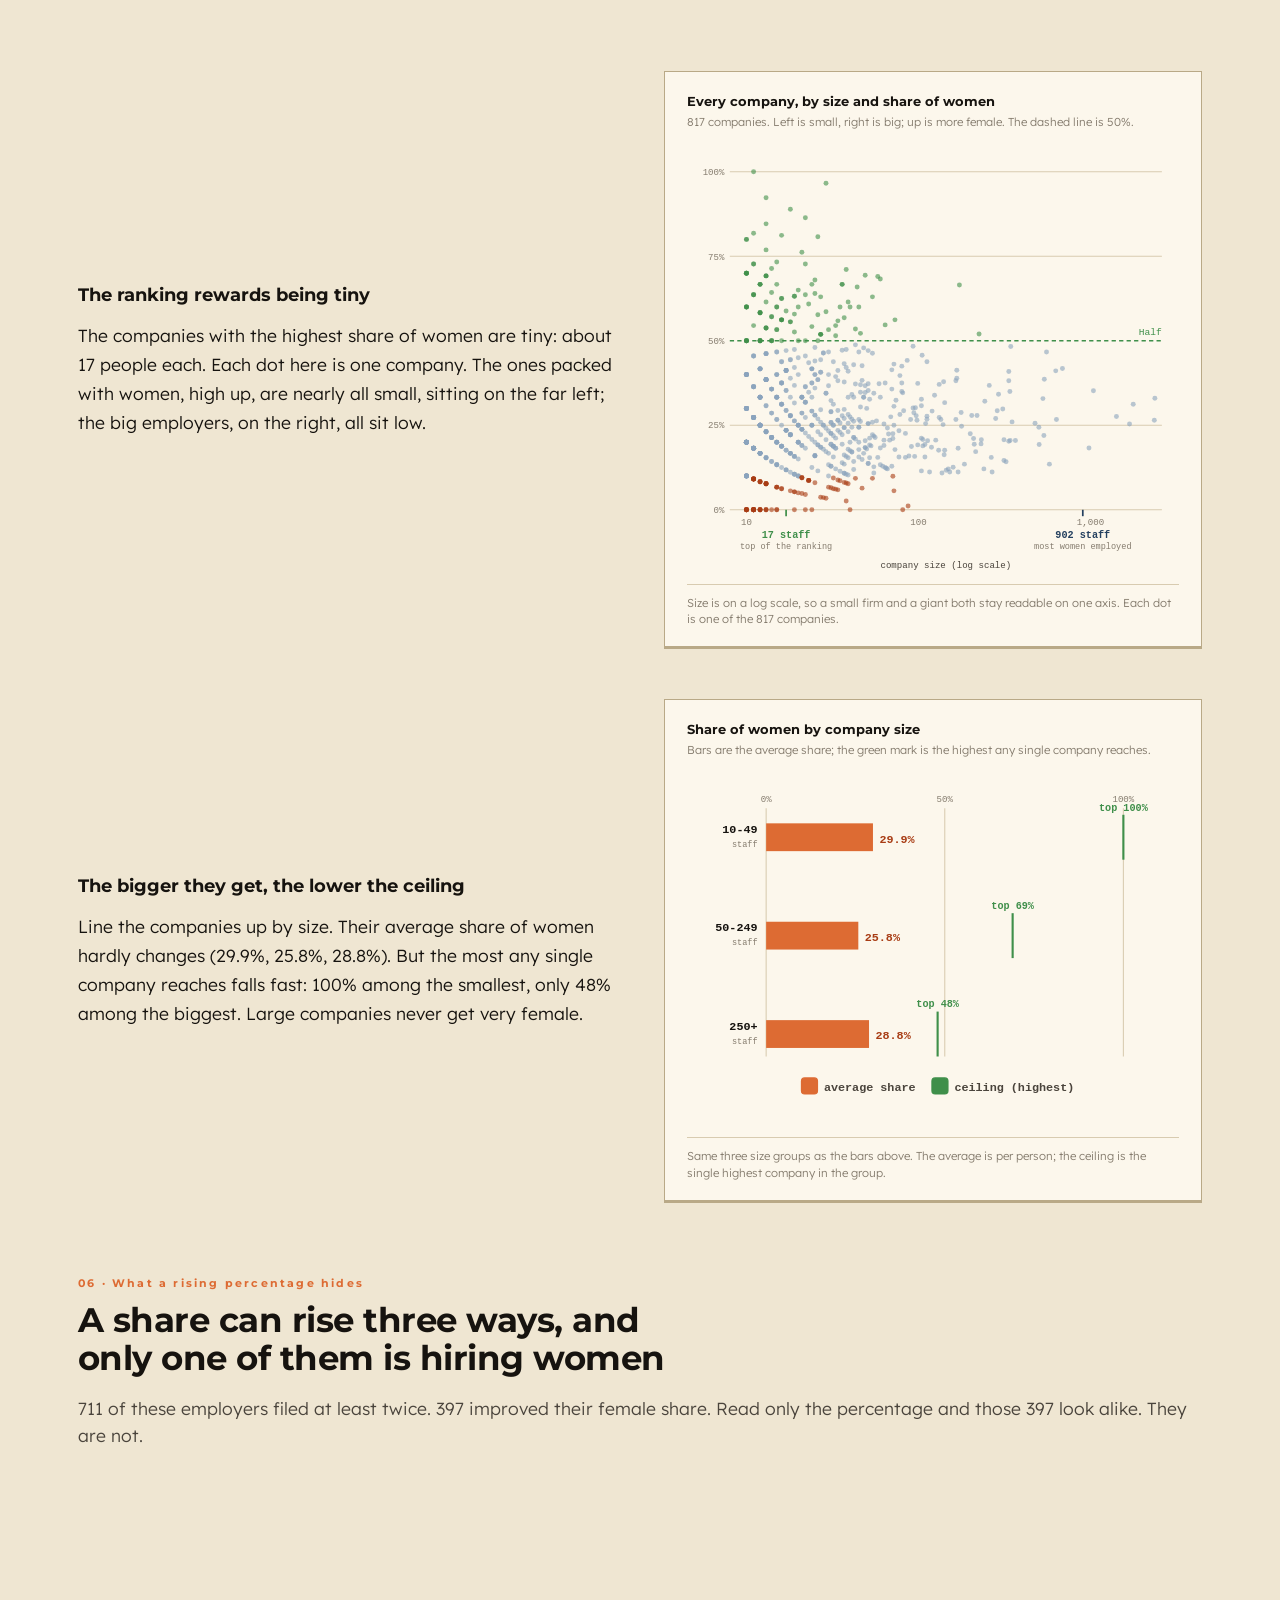
<file: woman_in_ict_comapnies_brussels/article.html>
<!DOCTYPE html>
<html lang="en">
<head>
<meta charset="utf-8">
<meta name="viewport" content="width=device-width, initial-scale=1">
<title>The Pipeline Filled Twice as Fast as the Payroll</title>
<link rel="stylesheet" href="./montserrat.css">
<link rel="stylesheet" href="./lexend.css">
<style>
  :root{
    /* geopolitoon: parchment ground, black rules, one burnt-orange accent */
    --paper:#EFE6D2;
    --paper-2:#E7DCC2;
    --paper-3:#F8F1E1;
    --paper-4:#FCF7EC;
    --rule:#1A1712;
    --ink:#16130F;
    --ink-2:#4A443C;
    --ink-3:#857C6E;
    --line:#D8CBB0;
    --line-strong:#B9A987;
    --orange:#DD6B33;
    --orange-deep:#A83C14;
    --orange-soft:#F6DCC8;
    --navy:#24405F;
    --navy-soft:#8AA3BC;
    --green:#3F8F4A;
    --red:#C0392B;
    --display:'Montserrat',system-ui,sans-serif;
    --body:'Lexend',system-ui,sans-serif;
    --mono:ui-monospace,'Cascadia Mono',Consolas,monospace;
    --measure:60ch;
  }
  *{box-sizing:border-box}
  html{scroll-behavior:smooth}
  body{
    margin:0;background:var(--paper);color:var(--ink);
    font-family:var(--body);font-weight:300;font-size:17px;line-height:1.65;
    -webkit-font-smoothing:antialiased;
  }
  .wrap{max-width:1180px;margin:0 auto;padding:0 28px}

  /* ---------------- language switch ---------------- */
  .langbar{
    position:fixed;top:0;left:0;right:0;z-index:60;
    background:var(--paper-2);border-bottom:3px solid var(--rule);
  }
  .langbar .inner{
    max-width:1180px;margin:0 auto;padding:9px 28px;
    display:flex;justify-content:space-between;align-items:center;gap:16px;
  }
  .sig{
    font-family:var(--display);font-size:11px;font-weight:700;letter-spacing:.2em;
    text-transform:uppercase;color:var(--ink-2);
  }
  .sig a{color:inherit;text-decoration:none}
  .sig a:hover{color:var(--orange)}
  .langtoggle{display:flex}
  .langtoggle button{
    font-family:var(--display);font-size:10.5px;font-weight:700;letter-spacing:.09em;
    background:transparent;border:1px solid var(--line-strong);color:var(--ink-3);
    padding:5px 12px;cursor:pointer;
  }
  .langtoggle button:first-child{border-radius:2px 0 0 2px}
  .langtoggle button:last-child{border-radius:0 2px 2px 0;border-left:none}
  .langtoggle button[aria-pressed="true"]{
    background:var(--rule);color:var(--paper);border-color:var(--rule);
  }

  /* ---------------- hero ---------------- */
  header.hero{padding:112px 0 0}
  .kicker{
    font-family:var(--display);font-size:11px;font-weight:700;letter-spacing:.2em;
    text-transform:uppercase;color:var(--orange);margin:0 0 20px;
  }
  h1{
    font-family:var(--display);font-weight:700;
    font-size:clamp(32px,5.6vw,64px);line-height:1.04;letter-spacing:-.025em;
    margin:0 0 24px;max-width:24ch;text-wrap:balance;
  }
  .standfirst{
    font-size:clamp(18px,2vw,21px);line-height:1.55;color:var(--ink-2);
    max-width:54ch;margin:0 0 24px;
  }
  .heroskip{
    display:inline-flex;align-items:center;gap:9px;margin:0 0 34px;
    font-family:var(--display);font-size:13px;font-weight:700;letter-spacing:.04em;
    color:var(--paper);background:var(--orange-deep);border:none;cursor:pointer;
    padding:12px 20px;border-radius:2px;transition:background .15s ease;
  }
  .heroskip:hover{background:var(--orange)}
  .heroskip .arr{font-size:15px;line-height:1;transition:transform .15s ease}
  .heroskip:hover .arr{transform:translateY(2px)}
  .byline{
    font-family:var(--mono);font-size:12px;color:var(--ink-3);
    padding:14px 0;border-top:1px solid var(--line-strong);
    border-bottom:1px solid var(--line-strong);display:flex;gap:26px;flex-wrap:wrap;
  }

  .keynums{
    display:grid;grid-template-columns:repeat(auto-fit,minmax(190px,1fr));
    gap:1px;background:var(--line-strong);border:1px solid var(--line-strong);
    margin:54px 0 0;
  }
  .keynum{background:var(--paper-4);padding:22px 22px 24px}
  .keynum .v{
    font-family:var(--display);font-weight:700;font-size:clamp(28px,3.3vw,40px);
    line-height:1;letter-spacing:-.03em;color:var(--orange-deep);
    font-variant-numeric:tabular-nums;
  }
  .keynum .k{font-size:13px;line-height:1.45;color:var(--ink-2);margin-top:9px}

  /* ---------------- prose ---------------- */
  section.prose{padding:76px 0 0}
  .prose p, .lede{margin:0 0 20px;font-size:17.5px;text-wrap:pretty}
  .lede{font-size:20px;line-height:1.55;color:var(--ink-2)}
  .prose h2{
    font-family:var(--display);font-weight:700;font-size:clamp(24px,3vw,34px);
    line-height:1.12;letter-spacing:-.015em;margin:0 0 18px;max-width:34ch;
    text-wrap:balance;
  }
  .prose h2 .n{
    display:block;font-size:11px;letter-spacing:.2em;color:var(--orange);
    margin-bottom:12px;font-weight:700;
  }
  .prose h3{
    font-family:var(--display);font-weight:700;font-size:18px;margin:34px 0 10px;
  }
  .prose strong{font-weight:500;color:var(--ink)}
  .pull{
    font-family:var(--display);font-weight:600;font-size:clamp(21px,2.6vw,29px);
    line-height:1.25;letter-spacing:-.01em;color:var(--ink);
    max-width:40ch;margin:44px 0;padding-left:22px;
    border-left:4px solid var(--orange);
  }

  /* the five activity families, as a compact key */
  .famlist{
    display:grid;grid-template-columns:repeat(auto-fit,minmax(230px,1fr));
    gap:0;margin:24px 0 26px;
    border-top:1px solid var(--line-strong);
    border-left:1px solid var(--line-strong);
  }
  .fam{
    background:var(--paper-4);padding:14px 16px;
    border-right:1px solid var(--line-strong);
    border-bottom:1px solid var(--line-strong);
  }
  .fam .code{
    font-family:var(--mono);font-size:10px;letter-spacing:.06em;color:var(--orange);
  }
  .fam .nm{font-family:var(--display);font-size:13px;font-weight:600;margin:4px 0 3px}
  .fam .ct{font-size:11.5px;color:var(--ink-3)}

  /* a definition the reader must not skip */
  .defbox{
    background:var(--paper-4);border:1px solid var(--line-strong);
    border-left:4px solid var(--navy);padding:20px 22px;margin:30px 0;
  }
  .defbox h4{
    font-family:var(--display);font-size:10.5px;font-weight:700;letter-spacing:.16em;
    text-transform:uppercase;color:var(--navy);margin:0 0 10px;
  }
  .defbox p{font-size:15.5px;line-height:1.6;margin:0 0 10px}
  .defbox p:last-child{margin:0}
  .defbox .yes{color:var(--green);font-weight:500}
  .defbox .no{color:var(--red);font-weight:500}

  /* ---------------- scrollytelling ---------------- */
  .scrolly{position:relative;margin:56px 0 0}
  .scrolly .inner{display:grid;grid-template-columns:1fr 1fr;gap:56px;align-items:start}
  .figcol{position:sticky;top:96px;height:min(80vh,700px);display:flex;
    flex-direction:column;justify-content:center}
  .figbox{
    background:var(--paper-4);border:1px solid var(--line-strong);
    padding:22px 22px 18px;box-shadow:0 2px 0 var(--line-strong);
  }
  .figtitle{
    font-family:var(--display);font-size:12.5px;font-weight:700;line-height:1.3;
    color:var(--ink);margin-bottom:4px;
  }
  .figsub{font-size:11.5px;color:var(--ink-3);margin-bottom:14px;line-height:1.4}
  .figbox svg{display:block;width:100%;height:auto;overflow:visible}
  .fignote{
    font-size:11.5px;color:var(--ink-3);margin-top:12px;padding-top:10px;
    border-top:1px solid var(--line);line-height:1.45;min-height:3.1em;
  }

  .steps{display:flex;flex-direction:column}
  .step{
    min-height:66vh;display:flex;flex-direction:column;justify-content:center;
    padding:26px 0;opacity:.32;transition:opacity .35s ease;
  }
  .step.on{opacity:1}
  .step p{max-width:46ch;margin:0 0 16px;font-size:17.5px}
  .step p:last-child{margin-bottom:0}
  .step .big{
    font-family:var(--display);font-weight:700;font-size:clamp(34px,4.4vw,52px);
    line-height:1;letter-spacing:-.03em;color:var(--orange-deep);
    display:block;margin-bottom:10px;font-variant-numeric:tabular-nums;
  }
  .step .label{
    font-family:var(--display);font-size:10.5px;font-weight:700;letter-spacing:.18em;
    text-transform:uppercase;color:var(--orange);margin-bottom:12px;
  }

  .closing{
    font-family:var(--display);font-weight:600;
    font-size:clamp(19px,2.2vw,25px);line-height:1.3;letter-spacing:-.01em;
    color:var(--ink);max-width:44ch;
  }
  .annex{border-top:3px solid var(--rule);margin-top:80px;padding-top:44px}
  .annex h2 .n{color:var(--ink-3)}

  /* the interactive map, embedded as the article's finale */
  .mapfinale{margin-top:76px}
  .mapfinale h2 .n{color:var(--orange)}
  .mapframe{margin:26px 0 0}
  .mapframe iframe{
    width:100%;height:min(88vh,900px);border:1px solid var(--line-strong);
    box-shadow:0 2px 0 var(--line-strong);background:var(--paper-4);display:block;
  }
  .mapfull{margin:14px 0 0;font-family:var(--display);font-size:13px;font-weight:600}
  .mapfull a{color:var(--orange-deep);text-decoration:none}
  .mapfull a:hover{text-decoration:underline}
  @media (max-width:900px){ .mapframe iframe{height:82vh} }

  /* a standalone figure, no scroll steps */
  .solo{margin:38px 0 0}
  .solo .figbox{max-width:100%}
  /* text on the left, a compact figure on the right */
  .sidefig{
    display:grid;grid-template-columns:1fr 1fr;gap:48px;align-items:center;
    margin:52px 0 0;
  }
  .sidefig .sidetext h3{margin-top:0}
  .sidefig .sidetext p{margin-bottom:0}
  @media (max-width:760px){ .sidefig{grid-template-columns:1fr;gap:22px} }

  /* ---------------- tables ---------------- */
  .tablewrap{overflow-x:auto;margin:34px 0 0}
  table{border-collapse:collapse;width:100%;font-size:14.5px;min-width:520px}
  caption{
    text-align:left;font-family:var(--display);font-size:11px;font-weight:700;
    letter-spacing:.14em;text-transform:uppercase;color:var(--ink-2);
    padding-bottom:10px;
  }
  th{
    font-family:var(--display);font-size:10px;font-weight:700;letter-spacing:.1em;
    text-transform:uppercase;color:var(--ink-3);text-align:right;
    padding:0 0 8px 14px;border-bottom:2px solid var(--rule);
  }
  th:first-child{text-align:left;padding-left:0}
  td{padding:10px 0 10px 14px;border-bottom:1px solid var(--line);text-align:right;
    font-variant-numeric:tabular-nums;color:var(--ink-2)}
  td:first-child{text-align:left;padding-left:0;color:var(--ink)}
  tbody tr:hover td{background:var(--paper-3)}
  .bar-cell{position:relative;min-width:110px}
  .bar-cell i{display:block;height:9px;background:var(--orange);border-radius:1px}
  td.sect{font-size:12px;color:var(--ink-3);text-align:left}

  /* ---------------- method + footer ---------------- */
  .method{
    background:var(--paper-2);border-top:3px solid var(--rule);
    margin-top:96px;padding:56px 0 64px;
  }
  .method h2{font-family:var(--display);font-weight:700;font-size:24px;margin:0 0 20px}
  .method .cols{display:grid;grid-template-columns:repeat(auto-fit,minmax(240px,1fr));gap:34px}
  .method h3{
    font-family:var(--display);font-size:11px;font-weight:700;letter-spacing:.14em;
    text-transform:uppercase;color:var(--orange);margin:0 0 8px;
  }
  .method p{font-size:14px;line-height:1.6;color:var(--ink-2);margin:0 0 12px;max-width:46ch}
  .method a{color:var(--navy);text-decoration:underline;text-underline-offset:2px}

  .cta{
    display:block;margin:44px 0 0;padding:26px 28px;background:var(--rule);
    color:var(--paper);text-decoration:none;
  }
  .cta .t{
    font-family:var(--display);font-weight:700;font-size:22px;letter-spacing:-.01em;
    display:block;margin-bottom:6px;
  }
  .cta .s{font-size:14px;color:#C9BCA0}
  .cta:hover .t{color:var(--orange)}

  footer.end{padding:34px 0 60px;font-family:var(--mono);font-size:11.5px;color:var(--ink-3)}

  @media (max-width:900px){
    .scrolly .inner{grid-template-columns:1fr;gap:0}
    .figcol{position:sticky;top:64px;height:auto;margin-bottom:18px;
      background:var(--paper);padding:8px 0}
    .step{min-height:auto;padding:20px 0;opacity:1}
  }
  @media (prefers-reduced-motion:reduce){
    html{scroll-behavior:auto}
    .step{opacity:1;transition:none}
  }
  :focus-visible{outline:2px solid var(--orange);outline-offset:3px}
</style>
</head>
<body>

<div class="langbar">
  <div class="inner">
    <div class="sig"><a href="https://geopolitoon.com">geopolitoon</a> &nbsp;·&nbsp;
      <span data-i18n="dept"></span></div>
    <div class="langtoggle" role="group" aria-label="Language">
      <button id="lang-en" aria-pressed="true">EN</button>
      <button id="lang-fr" aria-pressed="false">FR</button>
    </div>
  </div>
</div>

<div class="wrap">
  <header class="hero">
    <p class="kicker" data-i18n="kicker"></p>
    <h1 data-i18n="title"></h1>
    <p class="standfirst" data-i18n="standfirst"></p>
    <button class="heroskip" id="skiptomap" type="button">
      <span data-i18n="heroMapBtn"></span>
      <span class="arr" aria-hidden="true">&#8595;</span>
    </button>
    <div class="byline">
      <span data-i18n="bylineSrc"></span>
      <span data-i18n="bylineScope"></span>
    </div>
    <div class="keynums" id="keynums"></div>
  </header>

  <!-- ============ 00 · how we counted ============ -->
  <section class="prose">
    <h2><span class="n" data-i18n="a0n"></span><span data-i18n="a0h"></span></h2>
    <p class="lede" data-i18n="a0lede"></p>

    <h3 data-i18n="a0h1"></h3>
    <div class="solo">
      <div class="figbox">
        <div class="figtitle" data-i18n="figFunT"></div>
        <div class="figsub" data-i18n="figFunS"></div>
        <svg id="fig-funnel" viewBox="0 0 860 500" role="img"></svg>
        <div class="fignote" id="note-funnel"></div>
      </div>
    </div>
    <p style="margin-top:28px" data-i18n="a0p2"></p>

    <h3 data-i18n="a0h2"></h3>
    <p data-i18n="a0p3"></p>
    <div class="solo">
      <div class="figbox">
        <div class="figtitle" data-i18n="figFrameT"></div>
        <div class="figsub" data-i18n="figFrameS"></div>
        <svg id="fig-frame" viewBox="0 0 860 210" role="img"></svg>
        <div class="fignote" id="note-frame"></div>
      </div>
    </div>

    <h3 data-i18n="a0h3"></h3>
    <p data-i18n="a0p4"></p>
    <div class="famlist" id="famlist"></div>
    <p data-i18n="a0p5"></p>

    <div class="defbox">
      <h4 data-i18n="defT"></h4>
      <p data-i18n="defYes"></p>
      <p data-i18n="defNo"></p>
    </div>
  </section>

  <!-- ============ 01 · two speeds ============ -->
  <section class="prose">
    <h2><span class="n" data-i18n="a1n"></span><span data-i18n="a1h"></span></h2>
    <p class="lede" data-i18n="a1lede"></p>
  </section>

  <div class="scrolly" id="sc-speed">
    <div class="inner">
      <div class="steps" data-steps="speed"></div>
      <div class="figcol">
        <div class="figbox">
          <div class="figtitle" data-i18n="figSpeedT"></div>
          <div class="figsub" data-i18n="figSpeedS"></div>
          <svg id="fig-speed" viewBox="0 0 460 320" role="img"></svg>
          <div class="fignote" id="note-speed"></div>
        </div>
      </div>
    </div>
  </div>

  <!-- ============ 03 · every employer ============ -->
  <section class="prose">
    <h2><span class="n" data-i18n="a3n"></span><span data-i18n="a3h"></span></h2>
    <p class="lede" data-i18n="a3lede"></p>
  </section>

  <div class="scrolly" id="sc-swarm">
    <div class="inner">
      <div class="steps" data-steps="swarm"></div>
      <div class="figcol">
        <div class="figbox">
          <div class="figtitle" data-i18n="figSwarmT"></div>
          <div class="figsub" data-i18n="figSwarmS"></div>
          <svg id="fig-swarm" viewBox="0 0 460 330" role="img"></svg>
          <div class="fignote" id="note-swarm"></div>
        </div>
      </div>
    </div>
  </div>

  <div class="wrap" style="padding:0"><p class="pull" data-i18n="pull1"></p></div>

  <!-- ============ 03 · where the women work (moved up: distribution) ============ -->
  <section class="prose">
    <h2><span class="n" data-i18n="a9cn"></span><span data-i18n="a9ch"></span></h2>
    <p class="lede" data-i18n="a9clede"></p>
  </section>

  <div class="scrolly" id="sc-six">
    <div class="inner">
      <div class="steps" data-steps="six"></div>
      <div class="figcol">
        <div class="figbox">
          <div class="figtitle" id="six-title"></div>
          <div class="figsub" id="six-sub"></div>
          <svg id="fig-six" viewBox="0 0 460 400" role="img"></svg>
          <div class="fignote" id="note-six"></div>
        </div>
      </div>
    </div>
  </div>

  <section class="prose">
    <p data-i18n="a9cp3"></p>
  </section>

  <!-- ============ 04 · part-time ============ -->
  <section class="prose">
    <h2><span class="n" data-i18n="a4n"></span><span data-i18n="a4h"></span></h2>
    <p class="lede" data-i18n="a4lede"></p>
    <div class="solo">
      <div class="figbox">
        <div class="figtitle" data-i18n="figPtT"></div>
        <div class="figsub" data-i18n="figPtS"></div>
        <svg id="fig-pt" viewBox="0 0 860 230" role="img"></svg>
        <div class="fignote" id="note-pt"></div>
      </div>
    </div>
    <p style="margin-top:28px" data-i18n="a4p2"></p>
  </section>

  <!-- ============ 05 · sector and size ============ -->
  <section class="prose">
    <h2><span class="n" data-i18n="a5n"></span><span data-i18n="a5h"></span></h2>
    <p class="lede" data-i18n="a5lede"></p>
  </section>

  <div class="scrolly" id="sc-mix">
    <div class="inner">
      <div class="steps" data-steps="mix"></div>
      <div class="figcol">
        <div class="figbox">
          <div class="figtitle" id="mix-title"></div>
          <div class="figsub" id="mix-sub"></div>
          <svg id="fig-mix" viewBox="0 0 460 320" role="img"></svg>
          <div class="fignote" id="note-mix"></div>
        </div>
      </div>
    </div>
  </div>

  <!-- size, looked at two more ways: the scatter and the ceiling -->
  <section class="prose">
    <div class="sidefig">
      <div class="sidetext">
        <h3 data-i18n="a5s1h"></h3>
        <p data-i18n="a5s1p"></p>
      </div>
      <div class="figbox">
        <div class="figtitle" data-i18n="a5coneT"></div>
        <div class="figsub" data-i18n="a5coneS"></div>
        <svg id="fig-a5cone" viewBox="0 0 460 400" role="img"></svg>
        <div class="fignote" id="note-a5cone"></div>
      </div>
    </div>
    <div class="sidefig">
      <div class="sidetext">
        <h3 data-i18n="a5s2h"></h3>
        <p data-i18n="a5s2p"></p>
      </div>
      <div class="figbox">
        <div class="figtitle" data-i18n="a5ceilT"></div>
        <div class="figsub" data-i18n="a5ceilS"></div>
        <svg id="fig-a5ceil" viewBox="0 0 460 330" role="img"></svg>
        <div class="fignote" id="note-a5ceil"></div>
      </div>
    </div>
  </section>

  <!-- ============ 06 · what a percentage hides ============ -->
  <section class="prose">
    <h2><span class="n" data-i18n="a6n"></span><span data-i18n="a6h"></span></h2>
    <p class="lede" data-i18n="a6lede"></p>
  </section>

  <div class="scrolly" id="sc-mech">
    <div class="inner">
      <div class="steps" data-steps="mech"></div>
      <div class="figcol">
        <div class="figbox">
          <div class="figtitle" id="mech-title"></div>
          <div class="figsub" data-i18n="figMechS"></div>
          <svg id="fig-mech" viewBox="0 0 460 300" role="img"></svg>
          <div class="fignote" id="note-mech"></div>
        </div>
      </div>
    </div>
  </div>

  <section class="prose">
    <p data-i18n="a6p2"></p>
  </section>

  <!-- ============ 07 · in closing ============ -->
  <section class="prose">
    <h2><span class="n" data-i18n="a8n"></span><span data-i18n="a8h"></span></h2>
    <p class="lede" data-i18n="a8lede"></p>
    <p data-i18n="a8p1"></p>
    <h3 data-i18n="a8h1"></h3>
    <p data-i18n="a8p2"></p>
    <h3 data-i18n="a8h2"></h3>
    <p data-i18n="a8p3"></p>
  </section>

  <!-- ============ annex · the employers, named ============ -->
  <section class="prose annex">
    <h2><span class="n" data-i18n="a7n"></span><span data-i18n="a7h"></span></h2>
    <p class="lede" data-i18n="a7lede"></p>
    <div class="tablewrap"><table id="tbl-largest"></table></div>
    <p style="margin-top:30px" data-i18n="a7p2"></p>
    <div class="tablewrap"><table id="tbl-extremes"></table></div>
  </section>

  <!-- ============ the map, embedded as the finale ============ -->
  <section class="prose mapfinale" id="mapfinale">
    <h2><span class="n" data-i18n="a9n"></span><span data-i18n="a9h"></span></h2>
    <p class="lede" data-i18n="a9lede"></p>
    <div class="mapframe">
      <iframe src="./map.html" title="Interactive map of women on ICT payrolls"
              loading="lazy"></iframe>
    </div>
    <p class="mapfull"><a id="maplink" href="./map.html" target="_blank"
       rel="noopener" data-i18n="a9full"></a></p>
  </section>
</div>

<div class="method">
  <div class="wrap">
    <h2 data-i18n="mTitle"></h2>
    <div class="cols">
      <div>
        <h3 data-i18n="mSrcT"></h3>
        <p data-i18n="mSrcP"></p>
      </div>
      <div>
        <h3 data-i18n="mWhoT"></h3>
        <p data-i18n="mWhoP"></p>
      </div>
      <div>
        <h3 data-i18n="mHowT"></h3>
        <p data-i18n="mHowP"></p>
      </div>
      <div>
        <h3 data-i18n="mLimT"></h3>
        <p data-i18n="mLimP"></p>
      </div>
    </div>
  </div>
</div>

<div class="wrap"><footer class="end"><span data-i18n="foot"></span></footer></div>

<script src="./d3.v7.min.js"></script>
<script src="./article.js?v=14"></script>
</body>
</html>
</file>
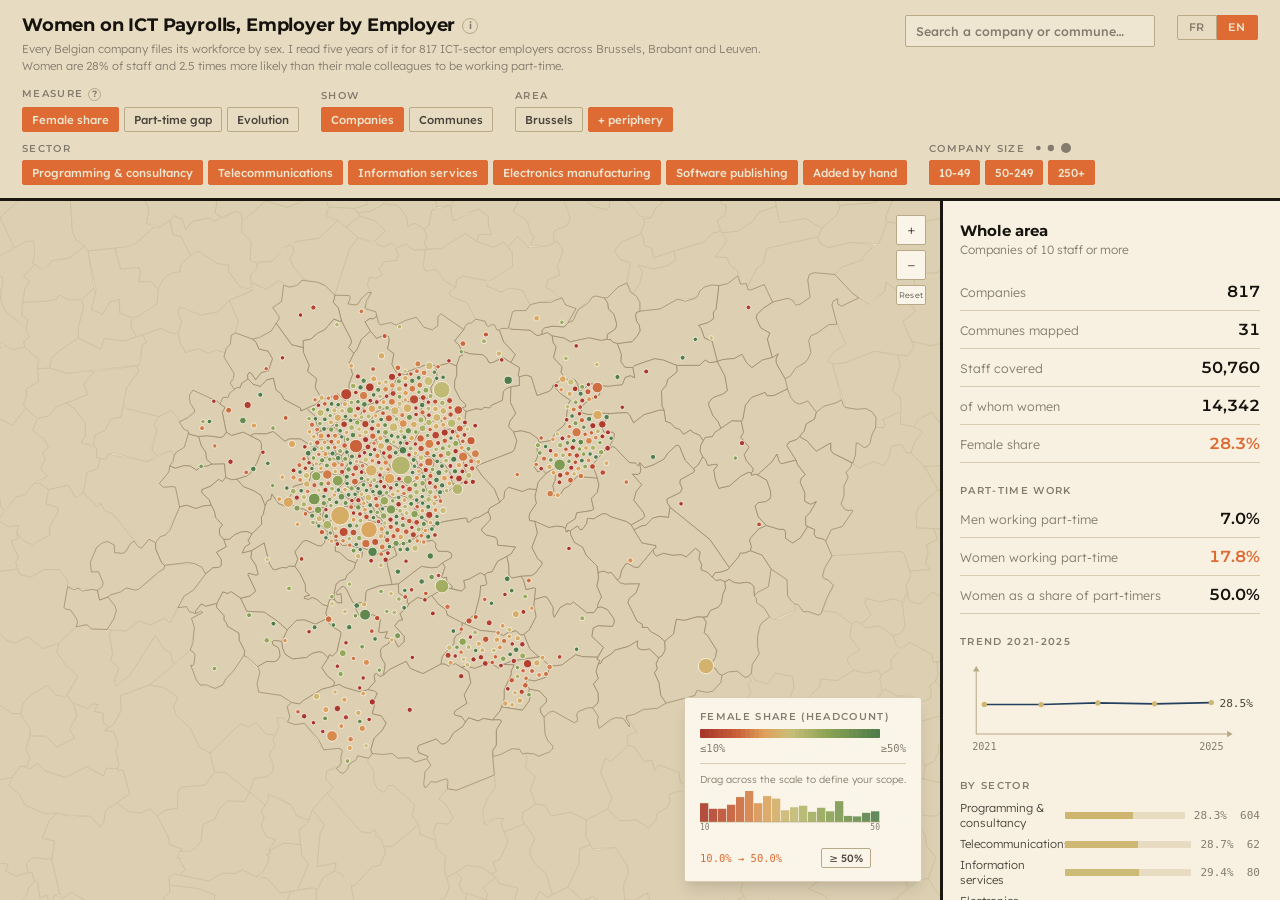
<file: woman_in_ict_comapnies_brussels/map.html>
<!DOCTYPE html>
<html lang="en">
<head>
<meta charset="utf-8">
<meta name="viewport" content="width=device-width, initial-scale=1">
<title>Les femmes dans les effectifs TIC, employeur par employeur</title>
<link rel="stylesheet" href="./montserrat.css">
<link rel="stylesheet" href="./lexend.css">
<link rel="stylesheet" href="./tokens.css">
<style>
  :root{
    /* geopolitoon: parchment ground, black rules, one burnt-orange accent */
    --paper:#EFE6D2;
    --paper-2:#E7DCC2;
    --paper-3:#F8F1E1;
    --paper-4:#FCF7EC;
    --rule:#1A1712;
    --ink:#16130F;
    --ink-2:#4A443C;
    --ink-3:#857C6E;
    --line:#D8CBB0;
    --line-strong:#B9A987;
    --orange:#DD6B33;
    --orange-soft:#F6DCC8;
    --navy:#24405F;
    --gold:#DD6B33;
    --red:#A8362A;
    --green:#4E7C4A;
    --outside:#DED2B8;
    --thin:#CFC3A8;
    --display:'Montserrat',system-ui,sans-serif;
    --body:'Lexend',system-ui,sans-serif;
    --mono:ui-monospace,'Cascadia Mono',Consolas,monospace;
  }
  *{box-sizing:border-box}
  html,body{height:100%}
  body{
    margin:0;background:var(--paper);color:var(--ink);
    font-family:var(--body);font-weight:300;font-size:15px;
    -webkit-font-smoothing:antialiased;overflow:hidden;
  }
  .app{display:grid;grid-template-rows:auto 1fr;height:100vh}

  /* ---------------- top bar ---------------- */
  .topbar{
    display:flex;flex-direction:column;gap:14px;
    padding:15px 22px 13px;background:var(--paper-2);
    border-bottom:3px solid var(--rule);
  }
  .topline{display:grid;grid-template-columns:1fr auto auto;gap:22px;align-items:start}
  .brand h1{
    font-family:var(--display);font-weight:700;font-size:18px;letter-spacing:-.01em;
    margin:0 0 3px;line-height:1.2;
  }
  .brand p{margin:0;font-size:11.5px;line-height:1.5;color:var(--ink-3);max-width:none}
  .brand .scopenote{margin-top:5px;color:var(--navy)}
  .brand .scopenote:empty{display:none}

  .toolbar{display:flex;flex-wrap:wrap;gap:10px 22px;align-items:flex-end}
  .group{display:flex;flex-direction:column;gap:6px}
  .ctl-label{
    font-family:var(--display);font-size:9.5px;font-weight:600;letter-spacing:.14em;
    text-transform:uppercase;color:var(--ink-3);
  }
  .chips{display:flex;gap:5px}
  .sizelab{display:flex;align-items:center;gap:7px}
  #sizekey{overflow:visible}
  #sizekey circle{fill:var(--ink-3)}
  .chip{
    font-family:var(--body);font-size:11.5px;color:var(--ink-2);cursor:pointer;
    background:transparent;border:1px solid var(--line-strong);border-radius:2px;
    padding:4px 9px;transition:background .15s,border-color .15s,color .15s;white-space:nowrap;
  }
  .chip:hover{border-color:var(--ink-3);color:var(--ink)}
  .chip[aria-pressed="true"]{background:var(--gold);border-color:var(--gold);color:var(--paper);font-weight:500}

  .yearline{display:flex;align-items:center;gap:10px}
  .yearline input[type=range]{width:118px;accent-color:var(--gold);cursor:pointer}
  
  .yearnow{font-family:var(--mono);font-size:14px;color:var(--gold);min-width:34px}

  .search{position:relative;width:250px}
  .search input{
    width:100%;background:var(--paper);border:1px solid var(--line-strong);border-radius:2px;
    color:var(--ink);font-family:var(--body);font-size:12.5px;padding:7px 10px;
  }
  .search input::placeholder{color:var(--ink-3)}
  .search input:focus{outline:none;border-color:var(--gold)}
  .results{
    position:absolute;top:calc(100% + 4px);left:0;right:0;z-index:40;
    background:#FCF7EC;border:1px solid var(--line-strong);border-radius:2px;
    max-height:330px;overflow-y:auto;display:none;box-shadow:0 8px 26px rgba(26,23,18,.20);
  }
  .results.on{display:block}
  .results button{
    display:block;width:100%;text-align:left;background:none;border:none;cursor:pointer;
    color:var(--ink-2);font-family:var(--body);font-size:12px;padding:7px 10px;
    border-bottom:1px solid var(--line);
  }
  .results button:hover,.results button:focus{background:var(--paper-3);color:var(--ink);outline:none}
  .results .kind{
    font-family:var(--mono);font-size:9.5px;color:var(--ink-3);letter-spacing:.05em;
    text-transform:uppercase;margin-left:6px;
  }
  .results .none{padding:9px 10px;font-size:12px;color:var(--ink-3)}

  /* ---------------- map buttons ---------------- */
  .mapctl{position:absolute;top:14px;right:14px;display:flex;flex-direction:column;gap:5px;z-index:10}
  .mapctl button{
    width:30px;height:30px;background:rgba(252,247,236,.95);border:1px solid var(--line-strong);
    border-radius:2px;color:var(--ink-2);font-family:var(--display);font-size:15px;
    line-height:1;cursor:pointer;display:grid;place-items:center;backdrop-filter:blur(6px);
  }
  .mapctl button:hover{border-color:var(--gold);color:var(--gold)}
  .mapctl button.reset{font-size:8px;letter-spacing:.02em;height:auto;padding:5px 0}

  .langtoggle{display:flex}
  .langtoggle button{
    font-family:var(--display);font-size:10.5px;font-weight:600;letter-spacing:.08em;
    background:transparent;border:1px solid var(--line-strong);color:var(--ink-3);
    padding:5px 11px;cursor:pointer;
  }
  .langtoggle button:first-child{border-radius:2px 0 0 2px}
  .langtoggle button:last-child{border-radius:0 2px 2px 0;border-left:none}
  .langtoggle button[aria-pressed="true"]{background:var(--gold);color:var(--paper);border-color:var(--gold)}

  /* ---------------- body ---------------- */
  .body{display:grid;grid-template-columns:1fr 340px;min-height:0}
  .side{box-shadow:inset 3px 0 0 var(--rule)}
  .stage{position:relative;overflow:hidden;background:#E8DCC4}
  svg#map{display:block;width:100%;height:100%;cursor:grab}
  svg#map.dragging{cursor:grabbing}
  .commune{stroke:#8E7C5C;stroke-width:.6;vector-effect:non-scaling-stroke}
  .commune.reported{cursor:pointer}
  .commune.reported:hover{stroke:var(--gold);stroke-width:1.6}
  .context{fill:#DCCFB2;stroke:#C6B896;stroke-width:.5;
    vector-effect:non-scaling-stroke;pointer-events:none}
  .firm{stroke:var(--paper-4);stroke-width:.8;cursor:pointer;vector-effect:non-scaling-stroke}
  .hit{fill:transparent;stroke:none;cursor:pointer}
  .firm:hover{stroke:var(--ink);stroke-width:1.6}
  .firm.dim{display:none}
  .firm.sel{stroke:var(--rule);stroke-width:2.4;paint-order:stroke}

  .legend{
    position:absolute;right:18px;bottom:18px;background:rgba(252,247,236,.95);
    border:1px solid var(--line);border-radius:3px;padding:13px 15px;
    font-size:12px;color:var(--ink-2);backdrop-filter:blur(6px);
  }
  .ramp{display:flex;height:9px;width:180px;margin:7px 0 4px;border-radius:1px;overflow:hidden}
  .ramp i{flex:1}
  .ramp-ends{display:flex;justify-content:space-between;font-family:var(--mono);
    font-size:10.5px;color:var(--ink-3)}
  .rangefilter{margin-top:9px;padding-top:9px;border-top:1px solid var(--line)}
  .disthint{font-size:10px;color:var(--ink-3);margin-bottom:3px;line-height:1.3}
  #dist{display:block;cursor:crosshair}
  #dist .handlebar{fill:var(--gold)}
  #dist .bar{fill-opacity:.9}
  #dist .bar.out{fill:#C9BCA0;fill-opacity:.5}
  #dist .selection{fill:var(--gold);fill-opacity:.16;stroke:var(--gold);stroke-width:1.2}
  #dist .handle{fill:var(--gold)}
  #dist .axis{fill:var(--ink-3);font-family:var(--mono);font-size:8px}
  .rangeval{display:flex;justify-content:space-between;align-items:center;gap:8px;margin-top:5px}
  .rangebtns{display:flex;gap:6px}
  .rangeval span{font-family:var(--mono);font-size:10.5px;color:var(--gold)}
  .rangeval .chip{padding:2px 7px;font-size:10.5px}

  .sexsplit{display:grid;grid-template-columns:repeat(3,1fr);gap:1px;background:var(--line);
    border:1px solid var(--line);border-radius:2px;margin:12px 0 4px}
  .sexsplit div{background:var(--paper-4);padding:9px 8px;text-align:center}
  .sexsplit .k{font-size:10px;color:var(--ink-3);letter-spacing:.06em;text-transform:uppercase;
    font-family:var(--display);font-weight:600}
  .sexsplit .v{font-family:var(--display);font-weight:700;font-size:17px;margin-top:3px;
    font-variant-numeric:tabular-nums}
  .sexsplit .v.w{color:var(--gold)}

  .yeartable{width:100%;border-collapse:collapse;margin-top:10px;font-size:11.5px}
  .yeartable th{font-family:var(--display);font-size:9px;letter-spacing:.1em;text-transform:uppercase;
    color:var(--ink-3);text-align:right;padding:0 0 5px 0;font-weight:600}
  .yeartable th:first-child{text-align:left}
  .yeartable td{padding:5px 0;border-top:1px solid var(--line);text-align:right;
    font-variant-numeric:tabular-nums;color:var(--ink-2)}
  .yeartable td:first-child{text-align:left;font-family:var(--mono);color:var(--ink-3)}
  .yeartable .up{color:#3F8F4A}
  .yeartable .down{color:#C0392B}
  .yeartable .flat{color:var(--ink-3)}
  .ptsentence{
    font-size:12.5px;line-height:1.55;color:var(--ink);margin:12px 0 0;
  }
  .ptsentence b{color:var(--gold);font-weight:600}

  /* ---------------- side panel ---------------- */
  .side{
    background:var(--paper-3);border-left:none;
    overflow-y:auto;padding:20px 20px 40px;
  }
  .side h2{font-family:var(--display);font-weight:700;font-size:15px;margin:0 0 2px}
  .side .sub{font-size:12px;color:var(--ink-3);margin:0 0 16px}
  .stat{display:flex;justify-content:space-between;align-items:baseline;
    padding:9px 0;border-bottom:1px solid var(--line)}
  .stat .k{font-size:12.5px;color:var(--ink-3)}
  .stat .v{font-family:var(--display);font-weight:600;font-size:16px;
    font-variant-numeric:tabular-nums}
  .stat .v.gold{color:var(--gold)}

  .ranklist{margin:0;padding:0;list-style:none}
  .ranklist li{
    display:grid;grid-template-columns:1fr auto;gap:10px;align-items:baseline;
    padding:8px 0;border-bottom:1px solid var(--line);cursor:pointer;
  }
  .ranklist li:hover .nm{color:var(--gold)}
  .ranklist .nm{font-size:12.5px;line-height:1.35}
  .ranklist .meta{font-size:11px;color:var(--ink-3);margin-top:2px}
  .ranklist .pc{font-family:var(--mono);font-size:13px;color:var(--ink);
    font-variant-numeric:tabular-nums;white-space:nowrap}
  .tag-site{
    display:inline-block;font-family:var(--mono);font-size:9.5px;letter-spacing:.04em;
    color:var(--navy);border:1px solid var(--line-strong);border-radius:2px;
    padding:0 4px;margin-left:5px;vertical-align:1px;
  }

  .spark{margin-top:10px}
  .bars{display:flex;flex-direction:column;gap:7px;margin-top:10px}
  .bar{display:grid;grid-template-columns:96px 1fr auto;gap:9px;align-items:center}
  .bar .bl{font-size:11.5px;color:var(--ink-2);line-height:1.25}
  .bar .bt{height:7px;background:var(--paper-2);border-radius:1px;overflow:hidden}
  .bar .bt i{display:block;height:100%}
  .bar .bv{font-family:var(--mono);font-size:11px;color:var(--ink-3);
    font-variant-numeric:tabular-nums;white-space:pre}
  .hint{font-size:11.5px;color:var(--ink-3);line-height:1.5;margin:16px 0 0;
    padding-top:14px;border-top:1px solid var(--line)}
  .back{
    background:none;border:none;color:var(--navy);font-family:var(--body);font-size:12px;
    cursor:pointer;padding:0;margin-bottom:10px;
  }
  .back:hover{color:var(--gold)}

  .tip{
    position:absolute;pointer-events:none;background:#FCF7EC;border:1px solid var(--line-strong);
    border-radius:3px;padding:9px 12px;font-size:12.5px;opacity:0;transition:opacity .12s;
    max-width:250px;z-index:20;box-shadow:0 6px 22px rgba(26,23,18,.18);
  }
  .tip.on{opacity:1}
  .tip b{font-family:var(--display);font-weight:600;font-size:13px;display:block;margin-bottom:3px}
  .tip .r{color:var(--ink-3);font-size:11.5px}
  .tip .big{font-family:var(--mono);color:var(--gold);font-size:15px}

  .infobtn{
    width:16px;height:16px;border-radius:50%;border:1px solid var(--line-strong);
    background:transparent;color:var(--ink-3);font-family:var(--display);font-size:10px;
    font-weight:700;cursor:pointer;margin-left:7px;vertical-align:2px;line-height:1;
    padding:0;display:inline-grid;place-items:center;
  }
  .infobtn:hover{border-color:var(--gold);color:var(--gold)}
  .infobtn.sm{width:13px;height:13px;font-size:8.5px;margin-left:5px;vertical-align:0}

  .sheet{position:fixed;inset:0;background:rgba(26,23,18,.55);z-index:100;
    display:grid;place-items:center;padding:28px;backdrop-filter:blur(3px)}
  .sheet[hidden]{display:none}
  .sheetbox{
    background:var(--paper-2);border:1px solid var(--line-strong);border-radius:4px;
    max-width:660px;width:100%;max-height:82vh;overflow-y:auto;padding:26px 30px 30px;
    position:relative;box-shadow:0 20px 60px rgba(26,23,18,.22);
  }
  .sheetclose{position:absolute;top:12px;right:14px;background:none;border:none;
    color:var(--ink-3);font-size:22px;cursor:pointer;line-height:1}
  .sheetclose:hover{color:var(--gold)}
  .sheetbox h3{font-family:var(--display);font-size:17px;font-weight:700;margin:0 0 4px}
  .sheetbox h4{font-family:var(--display);font-size:11px;font-weight:600;letter-spacing:.12em;
    text-transform:uppercase;color:var(--gold);margin:20px 0 6px}
  .sheetbox p{font-size:13.5px;line-height:1.6;color:var(--ink-2);margin:0 0 10px;max-width:64ch}
  .sheetbox ul{margin:0 0 10px;padding-left:18px}
  .sheetbox li{font-size:13.5px;line-height:1.55;color:var(--ink-2);margin-bottom:5px}
  .sheetbox li::marker{color:var(--line-strong)}
  .sheetbox b{color:var(--ink);font-weight:500}
  .codetable{width:100%;border-collapse:collapse;margin:8px 0 12px;font-size:12px}
  .codetable th{font-family:var(--display);font-size:9px;letter-spacing:.1em;text-transform:uppercase;
    color:var(--ink-3);text-align:left;padding:0 10px 6px 0;border-bottom:1px solid var(--line-strong)}
  .codetable td{padding:5px 10px 5px 0;border-bottom:1px solid var(--line);color:var(--ink-2);
    vertical-align:top}
  .codetable td:first-child{font-family:var(--mono);color:var(--gold);white-space:nowrap}
  .codetable td:last-child{color:var(--ink);font-size:11.5px}
  .covtable td:not(:first-child),.covtable th:not(:first-child){
    text-align:right;font-variant-numeric:tabular-nums}
  .covtable td:first-child{font-family:var(--body);color:var(--ink)}
  .covtable td:last-child{font-family:var(--mono);color:var(--ink)}
  .sheetbox .lede{font-size:14px;color:var(--ink-3);margin-bottom:2px}

  .cardseg{
    margin:14px -20px 0;padding:14px 20px 18px 17px;
    border-top:1px solid var(--line-strong);
  }
  .cardseg:first-of-type{margin-top:14px}
  .cardseg.s1{background:#FCF7EC;border-left:3px solid var(--gold)}
  .cardseg.s2{background:#F6DCC8;border-left:3px solid var(--orange)}
  .cardseg.s3{background:var(--paper-4);border-left:3px solid var(--navy)}
  .cardseg.s2 .seghead{color:#DD6B33}
  .cardseg.s3 .seghead{color:var(--navy)}
  .seghead{
    font-family:var(--display);font-size:9.5px;font-weight:700;letter-spacing:.16em;
    text-transform:uppercase;color:var(--gold);margin-bottom:10px;
    display:flex;align-items:center;gap:8px;
  }
  .seghead::after{content:"";flex:1;height:1px;background:var(--line)}
  .readout{
    font-size:12px;line-height:1.55;color:var(--ink-2);margin:12px 0 0;
    background:var(--paper-2);border-left:2px solid var(--navy);padding:9px 11px;border-radius:0 2px 2px 0;
  }
  .ptchart{margin-top:6px}
  .ptchart .lab{font-family:var(--mono);font-size:10px;fill:var(--ink-3)}
  .ptchart .val{font-family:var(--mono);font-size:10px;fill:var(--ink-2)}
  .ptlegend{display:flex;gap:14px;margin-top:7px;font-size:11px;color:var(--ink-3)}
  .ptlegend span{display:inline-flex;align-items:center;gap:5px}
  .ptlegend i{width:9px;height:9px;border-radius:1px;display:inline-block}

  @media (max-width:1180px){
    .topbar{
    border-bottom:3px solid var(--rule);grid-template-columns:1fr auto;gap:14px}
    .toolbar{grid-column:1 / -1}
  }
  @media (max-width:900px){
    .body{grid-template-columns:1fr;grid-template-rows:1fr 280px}
    .side{border-left:none;border-top:1px solid var(--line-strong)}
    .legend{display:none}
  }
  :focus-visible{outline:2px solid var(--gold);outline-offset:2px}
</style>
</head>
<body>
<div class="app">

  <header class="topbar">
    <div class="topline">
      <div class="brand">
        <h1><span data-i18n="title"></span><button class="infobtn" id="about"
            aria-label="Methodology">i</button></h1>
        <p data-i18n="standfirstA"></p>
        <p data-i18n="standfirstB"></p>
        <p class="scopenote" id="scopenote"></p>
      </div>

      <div class="search">
        <input id="q" type="search" autocomplete="off" spellcheck="false"
               aria-label="Search" data-i18n-ph="searchPlaceholder">
        <div class="results" id="results" role="listbox"></div>
      </div>

      <div class="langtoggle" role="group" aria-label="Language">
        <button id="lang-fr" aria-pressed="false">FR</button>
        <button id="lang-en" aria-pressed="true">EN</button>
      </div>
    </div>

    <div class="toolbar">
      <div class="group">
        <div class="ctl-label"><span data-i18n="metric"></span><button
            class="infobtn sm" id="measurehelp" aria-label="About this measure">?</button></div>
        <div class="chips" id="metricmode"></div>
      </div>
      <div class="group">
        <div class="ctl-label" data-i18n="view"></div>
        <div class="chips" id="viewmode"></div>
      </div>
      <div class="group">
        <div class="ctl-label" data-i18n="scope"></div>
        <div class="chips" id="scopemode"></div>
      </div>
      <div class="group">
        <div class="ctl-label" data-i18n="sector"></div>
        <div class="chips" id="families"></div>
      </div>
      <div class="group">
        <div class="ctl-label sizelab"><span data-i18n="size"></span><svg id="sizekey"
             aria-hidden="true"></svg></div>
        <div class="chips" id="sizes"></div>
      </div>
    </div>
  </header>

  <div class="body">
    <div class="stage">
      <svg id="map" role="img" aria-labelledby="maptitle"><title id="maptitle"></title></svg>
      <div class="mapctl">
        <button id="zoom-in" aria-label="Zoom in">+</button>
        <button id="zoom-out" aria-label="Zoom out">&minus;</button>
        <button id="zoom-reset" class="reset" data-i18n="reset"></button>
      </div>
      <div class="legend">
        <div class="ctl-label" id="legend-title"></div>
        <div class="ramp" id="ramp"></div>
        <div class="ramp-ends"><span id="ramp-lo"></span><span id="ramp-hi"></span></div>
        <div class="rangefilter">
          <div class="disthint" data-i18n="distHint"></div>
          <svg id="dist" viewBox="0 0 180 54" width="180" height="54"></svg>
          <div class="rangeval"><span id="rangetext"></span><span class="rangebtns"><button id="rangetop"
               class="chip" data-i18n="topOnly"></button><button id="rangeclear"
               class="chip" data-i18n="rangeAll"></button></span></div>
        </div>
      </div>
      <div class="tip" id="tip"></div>
    </div>

    <div class="sheet" id="sheet" role="dialog" aria-modal="true" hidden>
      <div class="sheetbox">
        <button class="sheetclose" id="sheetclose" aria-label="Close">&times;</button>
        <div id="sheetbody"></div>
      </div>
    </div>

    <aside class="side" id="side"></aside>
  </div>

</div>

<script src="./d3.v7.min.js"></script>
<script src="./map.js?v=4"></script>
</body>
</html>
</file>
